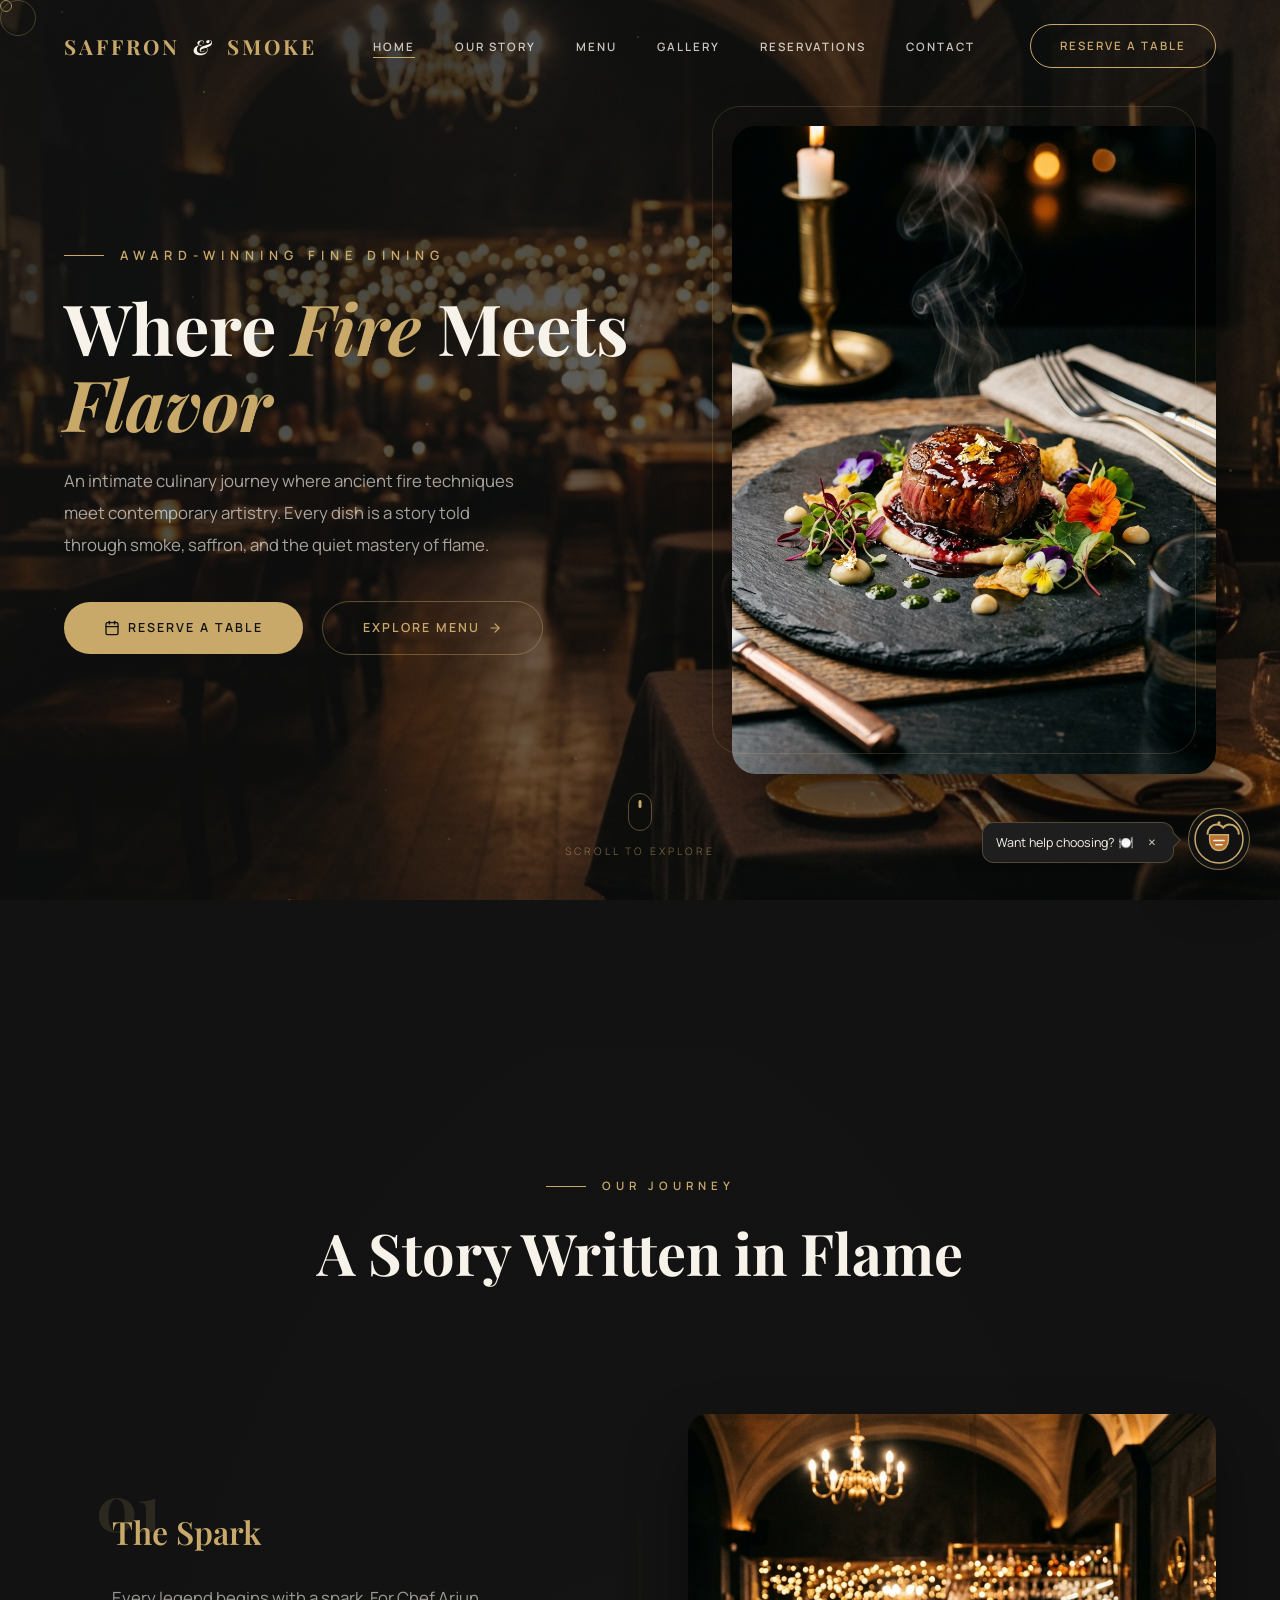
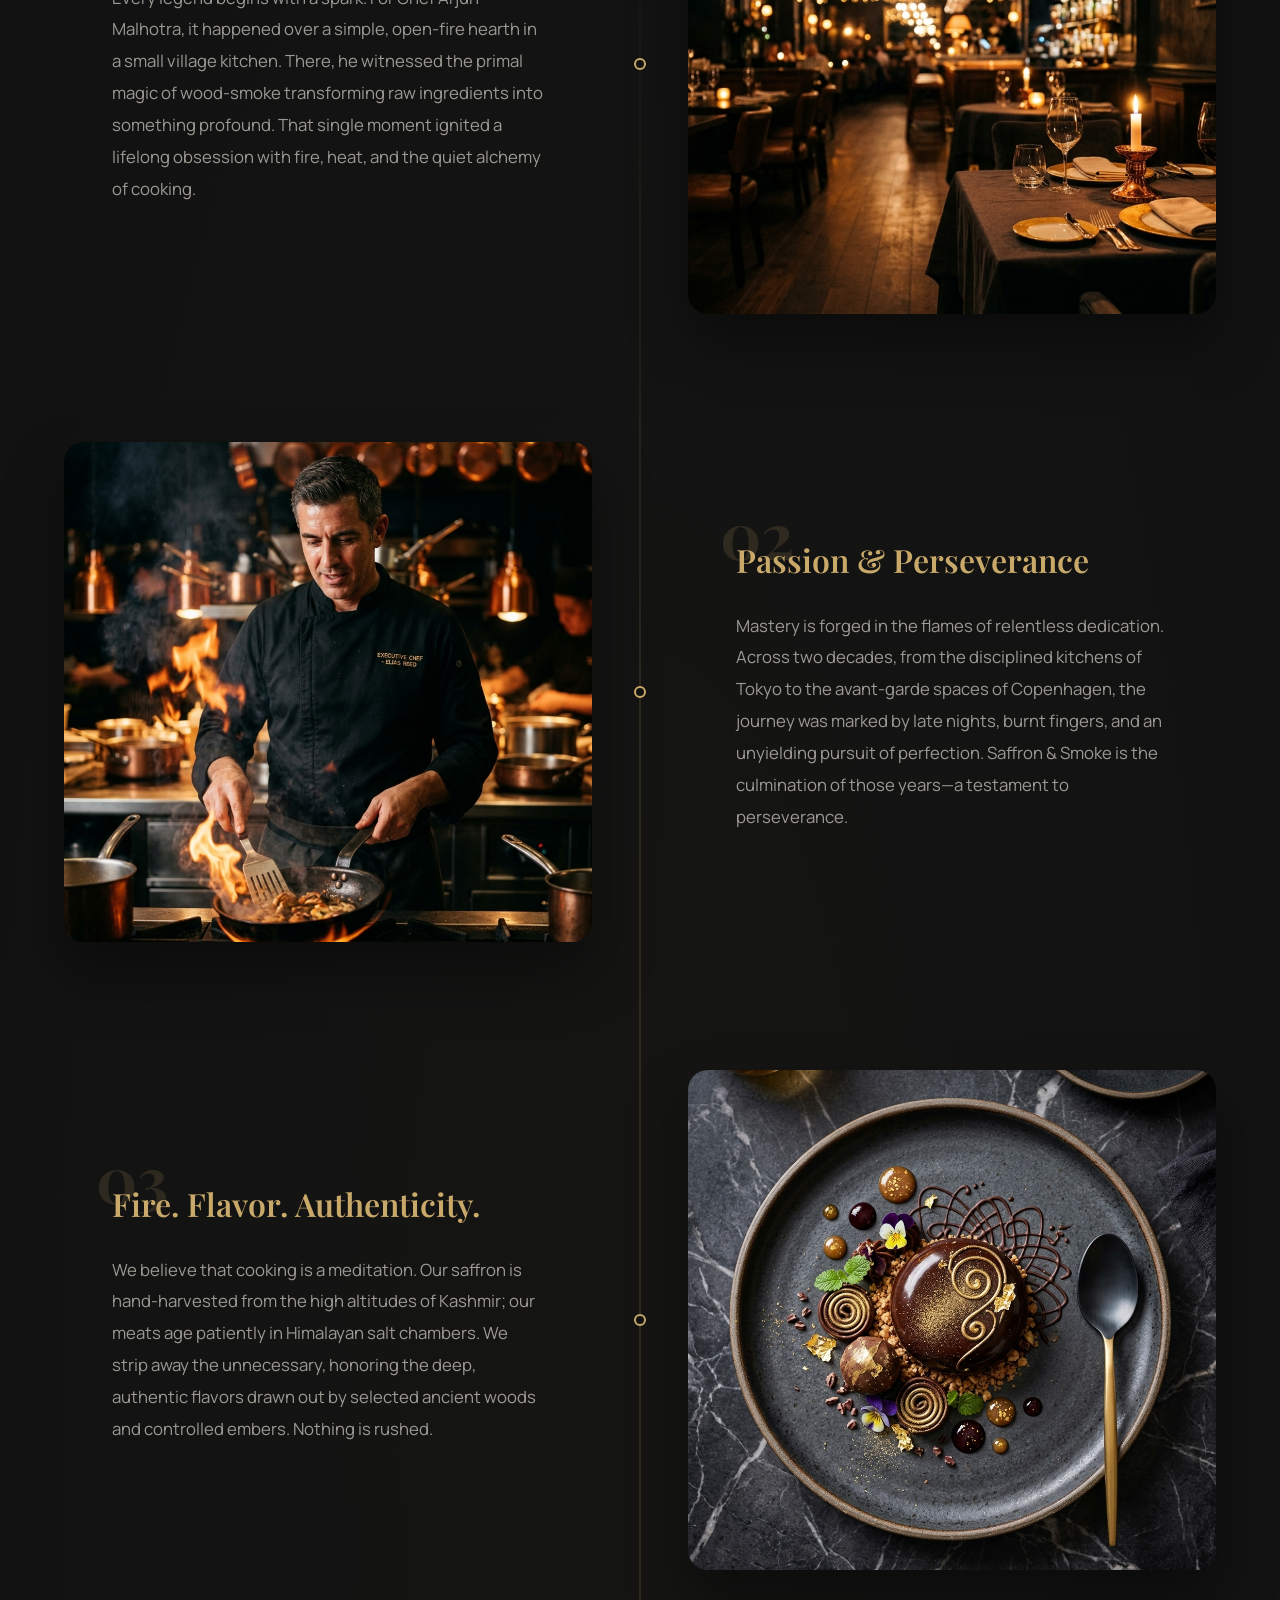
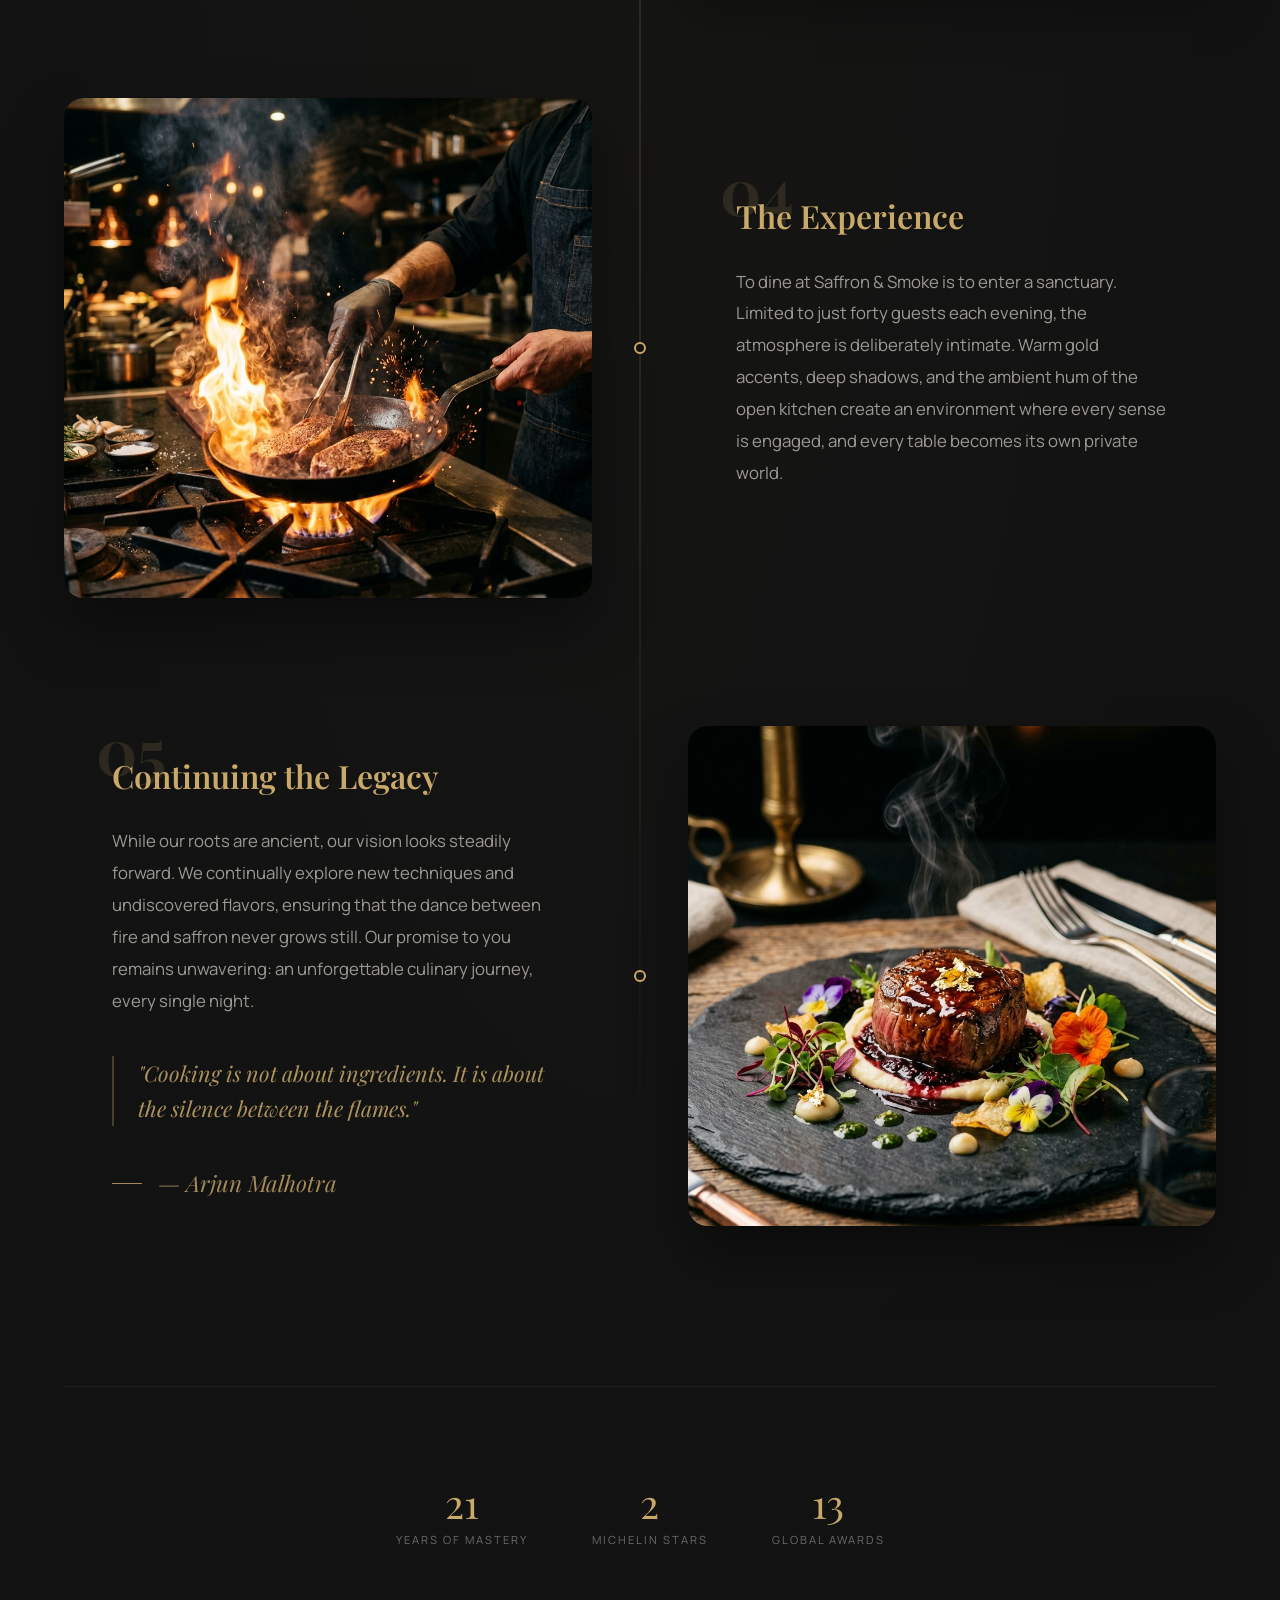
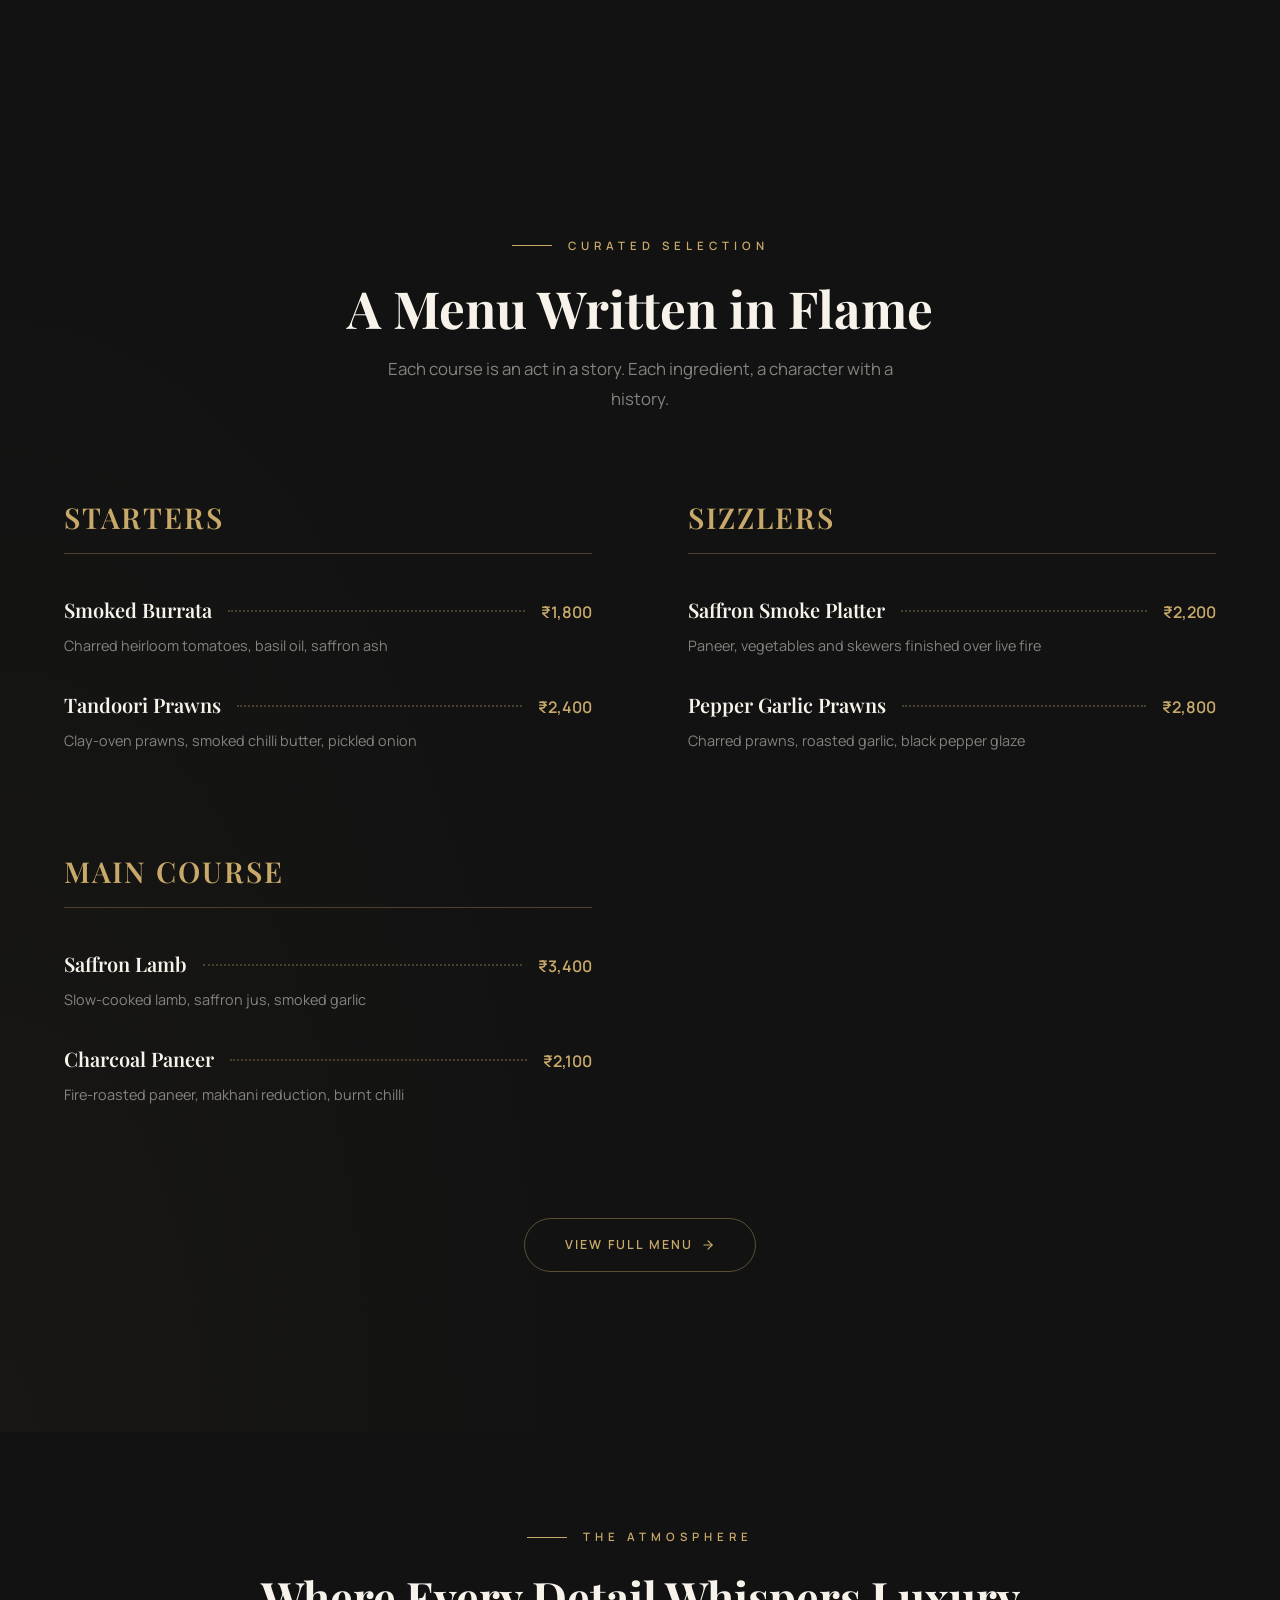
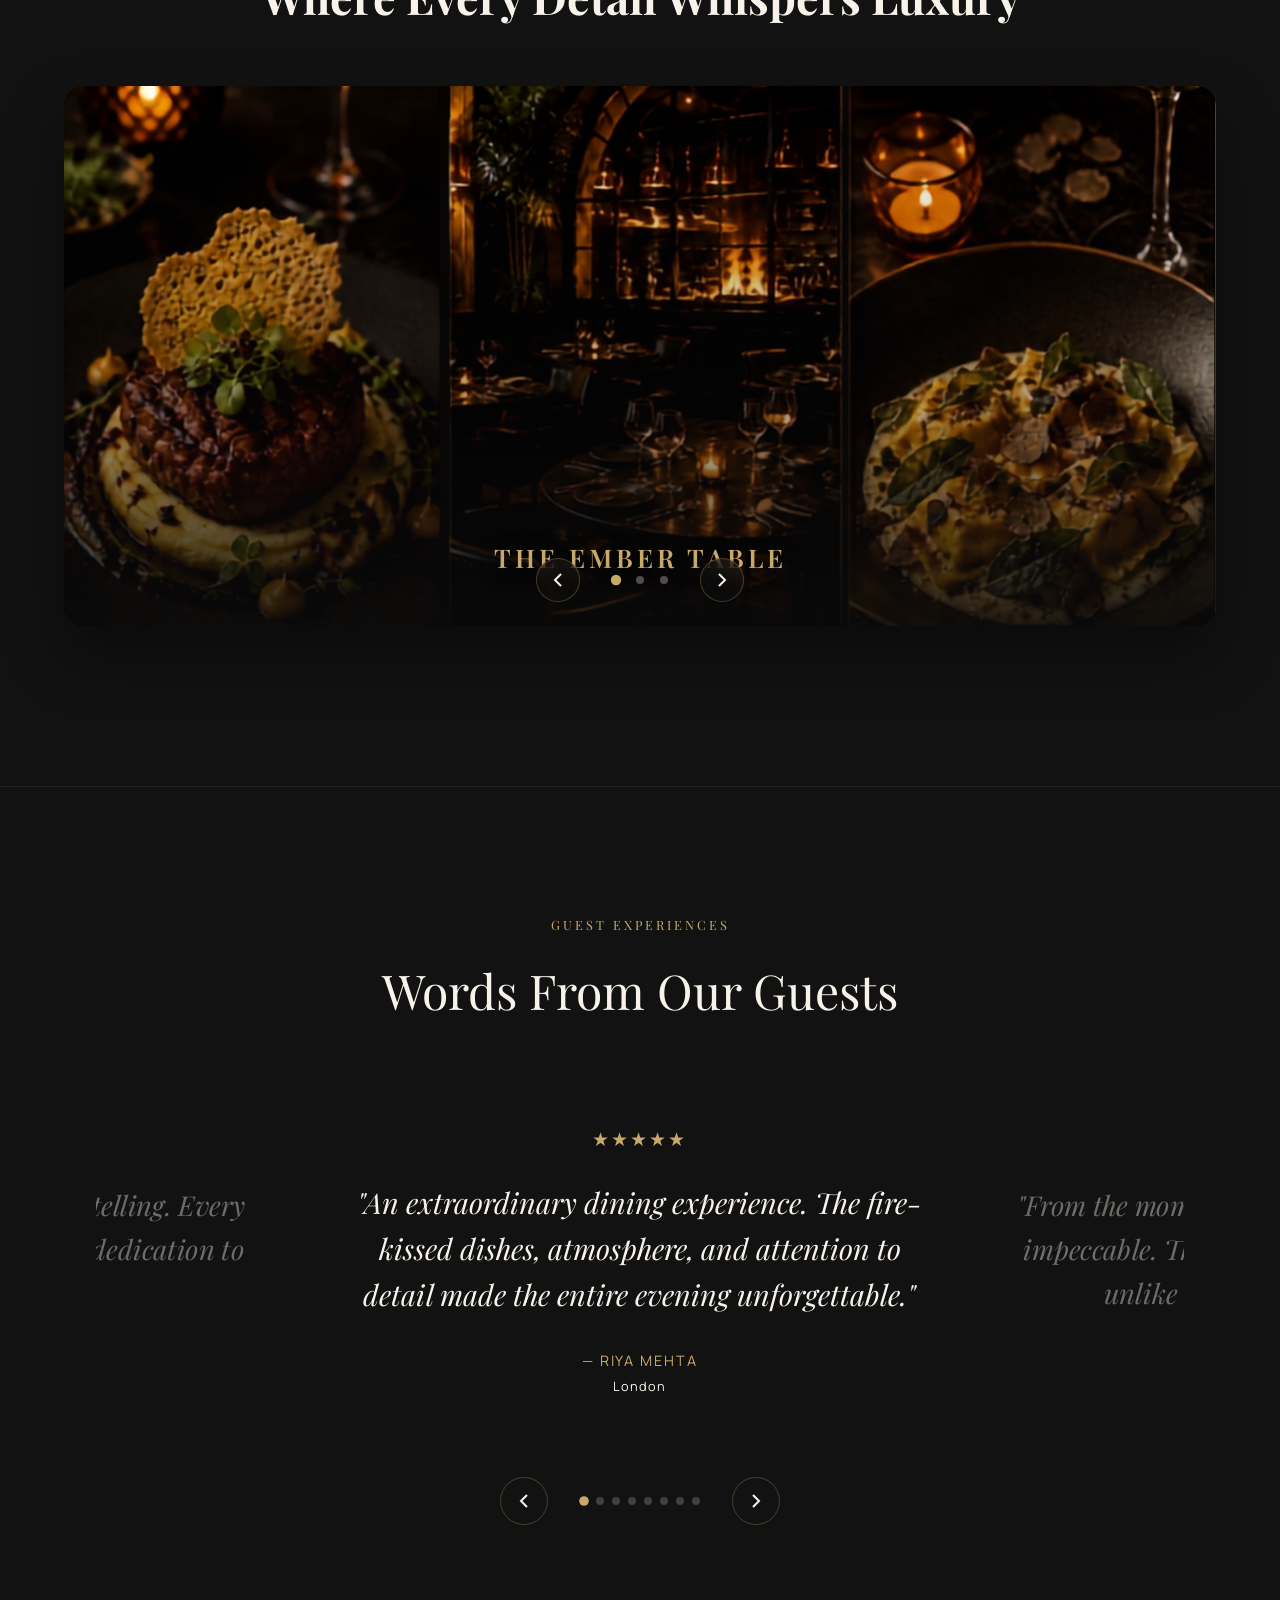
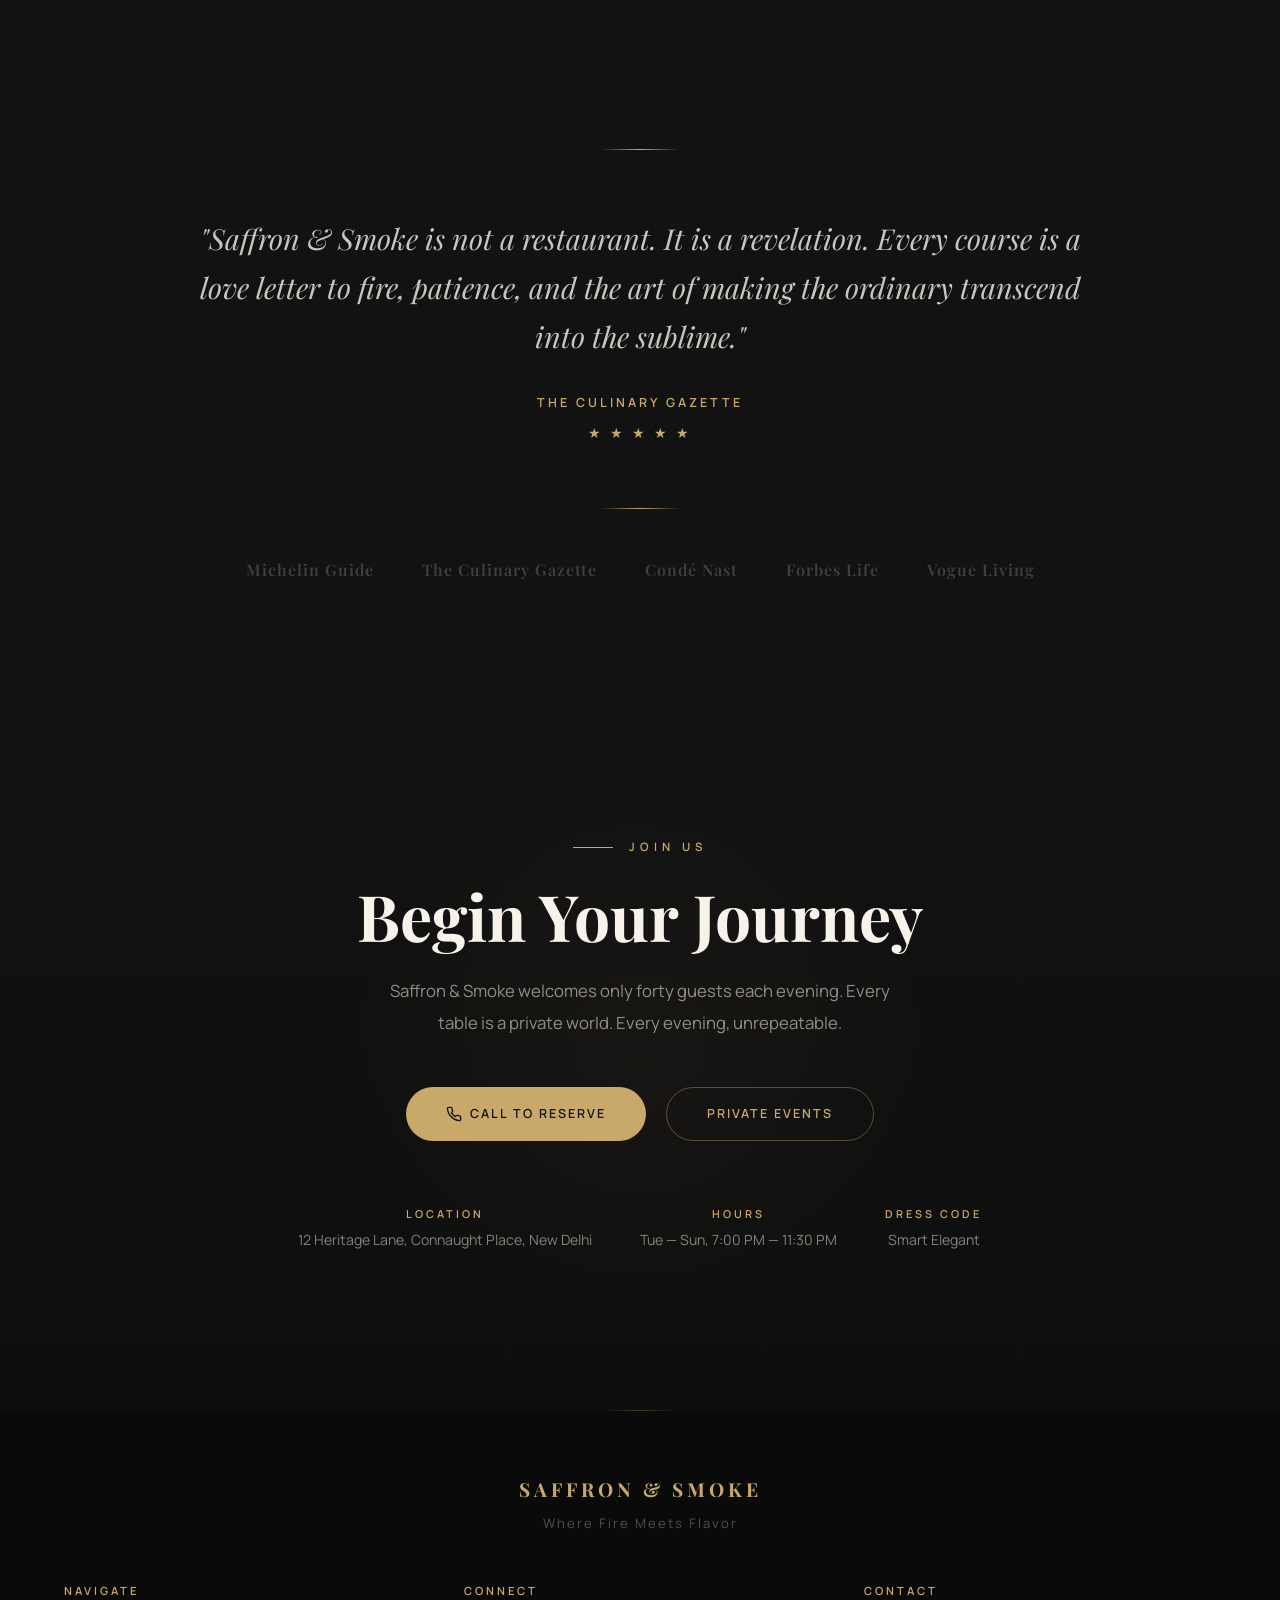
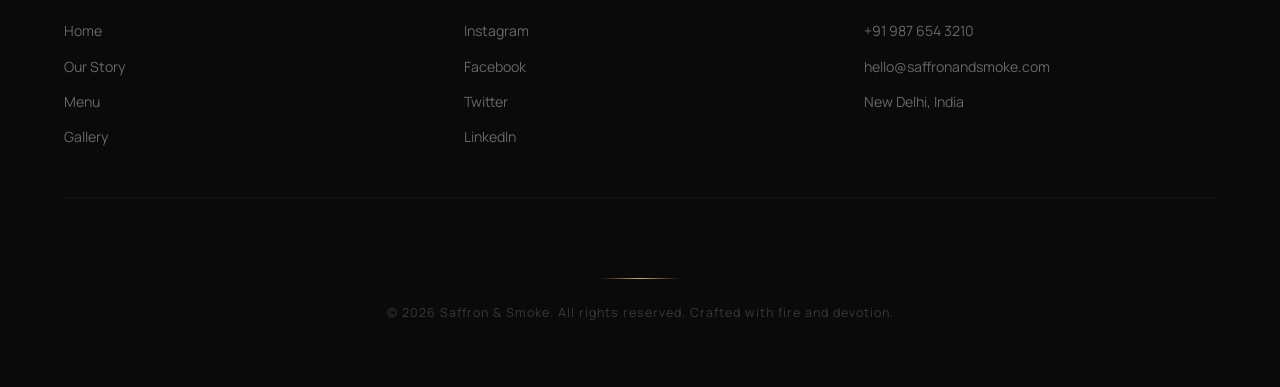
<file: index.html>
<!DOCTYPE html>
<html lang="en">
<head>
    <meta charset="UTF-8">
    <meta name="viewport" content="width=device-width, initial-scale=1.0">
    <meta name="description" content="Saffron & Smoke — An award-winning fine-dining experience where fire meets flavor. Reserve your table at one of the world's most exclusive culinary destinations.">
    <meta name="keywords" content="fine dining, luxury restaurant, Michelin star, gourmet, saffron, smoke, premium dining">
    <meta name="author" content="Saffron & Smoke">
    <meta name="theme-color" content="#121212">

    <!-- Open Graph -->
    <meta property="og:title" content="Saffron & Smoke — Where Fire Meets Flavor">
    <meta property="og:description" content="An award-winning fine-dining experience. Reserve your table at one of the world's most exclusive culinary destinations.">
    <meta property="og:type" content="website">
    <meta property="og:image" content="assets/images/hero-bg.jpg">

    <title>Saffron & Smoke — Where Fire Meets Flavor</title>

    <!-- Google Fonts -->
    <link rel="preconnect" href="https://fonts.googleapis.com">
    <link rel="preconnect" href="https://fonts.gstatic.com" crossorigin>
    <link href="https://fonts.googleapis.com/css2?family=Playfair+Display:ital,wght@0,400;0,500;0,600;0,700;0,800;0,900;1,400;1,500;1,600;1,700&family=Manrope:wght@300;400;500;600;700;800&display=swap" rel="stylesheet">

    <!-- Stylesheet -->
    <link rel="stylesheet" href="styles.css">
    <link rel="stylesheet" href="chatbot.css">

    <!-- Favicon (inline SVG) -->
    <link rel="icon" href="data:image/svg+xml,<svg xmlns='http://www.w3.org/2000/svg' viewBox='0 0 100 100'><text y='.9em' font-size='90'>🔥</text></svg>">
</head>
<body>

    <!-- ============================================
         PRELOADER
    ============================================= -->
    <div class="preloader" id="preloader" role="status" aria-label="Loading">
        <div class="preloader-logo">Saffron <span>&</span> Smoke</div>
        <div class="preloader-line"></div>
    </div>

    <!-- ============================================
         NAVBAR
    ============================================= -->
    <nav class="navbar" id="navbar" role="navigation" aria-label="Main Navigation">
        <a href="#" class="nav-logo" aria-label="Saffron & Smoke Home">
            Saffron <span>&</span> Smoke
        </a>

        <ul class="nav-links" id="navLinks">
            <li><a href="#hero" class="active">Home</a></li>
            <li><a href="#chef">Our Story</a></li>
            <li><a href="#menu">Menu</a></li>
            <li><a href="#gallery">Gallery</a></li>
            <li><a href="#reservations">Reservations</a></li>
            <li><a href="#contact">Contact</a></li>
        </ul>

        <a href="#reservations" class="nav-reserve magnetic-btn">Reserve a Table</a>

        <div class="menu-toggle" id="menuToggle" aria-label="Toggle menu" role="button" tabindex="0">
            <span></span>
            <span></span>
            <span></span>
        </div>
    </nav>

    <!-- ============================================
         HERO SECTION
    ============================================= -->
    <section class="hero" id="hero">
        <!-- Background Image -->
        <div class="hero-bg">
            <img src="assets/images/hero-bg.jpg" alt="Luxury restaurant interior with warm ambient lighting" loading="eager">
        </div>

        <!-- Hero Content -->
        <div class="hero-content">
            <!-- Left Side - Text -->
            <div class="hero-text reveal">
                <p class="hero-subtitle">Award-Winning Fine Dining</p>
                <h1 class="hero-title">
                    Where <span class="accent">Fire</span> Meets <span class="accent">Flavor</span>
                </h1>
                <p class="hero-description">
                    An intimate culinary journey where ancient fire techniques meet contemporary artistry. 
                    Every dish is a story told through smoke, saffron, and the quiet mastery of flame.
                </p>
                <div class="hero-buttons stagger">
                    <a href="#reservations" class="btn btn-primary magnetic-btn">
                        <svg width="16" height="16" viewBox="0 0 24 24" fill="none" stroke="currentColor" stroke-width="2" stroke-linecap="round" stroke-linejoin="round"><rect x="3" y="4" width="18" height="18" rx="2" ry="2"></rect><line x1="16" y1="2" x2="16" y2="6"></line><line x1="8" y1="2" x2="8" y2="6"></line><line x1="3" y1="10" x2="21" y2="10"></line></svg>
                        Reserve a Table
                    </a>
                    <a href="#menu" class="btn btn-outline magnetic-btn">
                        Explore Menu
                        <svg width="14" height="14" viewBox="0 0 24 24" fill="none" stroke="currentColor" stroke-width="2" stroke-linecap="round" stroke-linejoin="round"><line x1="5" y1="12" x2="19" y2="12"></line><polyline points="12 5 19 12 12 19"></polyline></svg>
                    </a>
                </div>
            </div>

            <!-- Right Side - Dish Image -->
            <div class="hero-image-container reveal reveal-right">
                <div class="hero-dish-wrapper" data-cursor>
                    <div class="hero-dish-frame"></div>
                    <img src="assets/images/hero-dish.jpg" alt="Exquisite gourmet dish with rising steam, artfully plated with gold leaf garnish">
                    <!-- Steam particles inserted by JS -->
                    <div class="steam-container" aria-hidden="true"></div>
                </div>
            </div>
        </div>

        <!-- Scroll Indicator -->
        <div class="scroll-indicator" aria-hidden="true">
            <div class="scroll-indicator-mouse">
                <div class="scroll-indicator-dot"></div>
            </div>
            <span class="scroll-indicator-text">Scroll to Explore</span>
        </div>
    </section>

    <!-- ============================================
         SECTION TRANSITION - Hero to Chef
    ============================================= -->
    <div class="section-divider" aria-hidden="true">
        <svg viewBox="0 0 1440 150" preserveAspectRatio="none" xmlns="http://www.w3.org/2000/svg">
            <path d="M0,0 C480,150 960,150 1440,0 L1440,150 L0,150 Z" fill="#121212"></path>
        </svg>
    </div>

    <!-- ============================================
         OUR STORY / TIMELINE SECTION
    ============================================= -->
    <section class="story-section" id="chef">
        <div class="story-header reveal">
            <p class="section-label">Our Journey</p>
            <h2 class="story-title">A Story Written in Flame</h2>
        </div>

        <div class="story-timeline">
            <!-- 1. THE BEGINNING -->
            <div class="story-item">
                <div class="story-content reveal reveal-right stagger">
                    <span class="story-chapter">01</span>
                    <h3 class="story-heading">The Spark</h3>
                    <p class="story-text">
                        Every legend begins with a spark. For Chef Arjun Malhotra, it happened over a simple, open-fire hearth in a small village kitchen. There, he witnessed the primal magic of wood-smoke transforming raw ingredients into something profound. That single moment ignited a lifelong obsession with fire, heat, and the quiet alchemy of cooking.
                    </p>
                </div>
                <div class="story-image reveal reveal-left img-hover-zoom">
                    <img src="assets/images/hero-bg.jpg" alt="A warm, dimly lit restaurant setting reflecting early inspiration">
                </div>
            </div>

            <!-- 2. THE JOURNEY -->
            <div class="story-item story-item-reverse">
                <div class="story-content reveal reveal-left stagger">
                    <span class="story-chapter">02</span>
                    <h3 class="story-heading">Passion & Perseverance</h3>
                    <p class="story-text">
                        Mastery is forged in the flames of relentless dedication. Across two decades, from the disciplined kitchens of Tokyo to the avant-garde spaces of Copenhagen, the journey was marked by late nights, burnt fingers, and an unyielding pursuit of perfection. Saffron & Smoke is the culmination of those years—a testament to perseverance.
                    </p>
                </div>
                <div class="story-image reveal reveal-right img-hover-zoom">
                    <img src="assets/images/chef-portrait.jpg" alt="Executive Chef Arjun Malhotra looking focused">
                </div>
            </div>

            <!-- 3. THE PHILOSOPHY -->
            <div class="story-item">
                <div class="story-content reveal reveal-right stagger">
                    <span class="story-chapter">03</span>
                    <h3 class="story-heading">Fire. Flavor. Authenticity.</h3>
                    <p class="story-text">
                        We believe that cooking is a meditation. Our saffron is hand-harvested from the high altitudes of Kashmir; our meats age patiently in Himalayan salt chambers. We strip away the unnecessary, honoring the deep, authentic flavors drawn out by selected ancient woods and controlled embers. Nothing is rushed.
                    </p>
                </div>
                <div class="story-image reveal reveal-left img-hover-zoom">
                    <img src="assets/images/signature-dish.jpg" alt="Artful presentation of a signature dish">
                </div>
            </div>

            <!-- 4. THE RESTAURANT -->
            <div class="story-item story-item-reverse">
                <div class="story-content reveal reveal-left stagger">
                    <span class="story-chapter">04</span>
                    <h3 class="story-heading">The Experience</h3>
                    <p class="story-text">
                        To dine at Saffron & Smoke is to enter a sanctuary. Limited to just forty guests each evening, the atmosphere is deliberately intimate. Warm gold accents, deep shadows, and the ambient hum of the open kitchen create an environment where every sense is engaged, and every table becomes its own private world.
                    </p>
                </div>
                <div class="story-image reveal reveal-right img-hover-zoom">
                    <img src="assets/images/chef-cooking.jpg" alt="Chef preparing dishes over an open flame">
                </div>
            </div>

            <!-- 5. THE FUTURE -->
            <div class="story-item">
                <div class="story-content reveal reveal-right stagger">
                    <span class="story-chapter">05</span>
                    <h3 class="story-heading">Continuing the Legacy</h3>
                    <p class="story-text">
                        While our roots are ancient, our vision looks steadily forward. We continually explore new techniques and undiscovered flavors, ensuring that the dance between fire and saffron never grows still. Our promise to you remains unwavering: an unforgettable culinary journey, every single night.
                    </p>
                    <blockquote class="story-quote">
                        "Cooking is not about ingredients. It is about the silence between the flames."
                    </blockquote>
                    <div class="story-signature">— Arjun Malhotra</div>
                </div>
                <div class="story-image reveal reveal-left img-hover-zoom">
                    <img src="assets/images/hero-dish.jpg" alt="A visionary look at a perfectly executed dish">
                </div>
            </div>
        </div>

        <!-- Chef Stats Re-integrated neatly below the story -->
        <div class="chef-stats-container">
            <div class="chef-stats">
                <div class="chef-stat reveal">
                    <span class="chef-stat-number counter" data-target="22">0</span>
                    <span class="chef-stat-label">Years of Mastery</span>
                </div>
                <div class="chef-stat reveal">
                    <span class="chef-stat-number counter" data-target="3">0</span>
                    <span class="chef-stat-label">Michelin Stars</span>
                </div>
                <div class="chef-stat reveal">
                    <span class="chef-stat-number counter" data-target="14">0</span>
                    <span class="chef-stat-label">Global Awards</span>
                </div>
            </div>
        </div>
    </section>

    <!-- ============================================
         MENU PREVIEW SECTION
    ============================================= -->
    <section class="menu-section" id="menu">
        <div class="menu-inner">
            <div class="menu-header reveal">
                <p class="section-label">Curated Selection</p>
                <h2 class="menu-title">A Menu Written in Flame</h2>
                <p class="menu-subtitle">
                    Each course is an act in a story. Each ingredient, a character with a history.
                </p>
            </div>

            <div class="menu-grid stagger">
                <!-- Starters -->
                <div class="menu-category reveal">
                    <h3 class="menu-category-title">Starters</h3>

                    <div class="menu-item reveal-item">
                        <div class="menu-item-header">
                            <h4 class="menu-item-name">Smoked Burrata</h4>
                            <div class="menu-item-dots"></div>
                            <span class="menu-item-price">₹1,800</span>
                        </div>
                        <p class="menu-item-text">Charred heirloom tomatoes, basil oil, saffron ash</p>
                    </div>

                    <div class="menu-item reveal-item">
                        <div class="menu-item-header">
                            <h4 class="menu-item-name">Tandoori Prawns</h4>
                            <div class="menu-item-dots"></div>
                            <span class="menu-item-price">₹2,400</span>
                        </div>
                        <p class="menu-item-text">Clay-oven prawns, smoked chilli butter, pickled onion</p>
                    </div>
                </div>

                <!-- Sizzlers -->
                <div class="menu-category reveal">
                    <h3 class="menu-category-title">Sizzlers</h3>

                    <div class="menu-item reveal-item">
                        <div class="menu-item-header">
                            <h4 class="menu-item-name">Saffron Smoke Platter</h4>
                            <div class="menu-item-dots"></div>
                            <span class="menu-item-price">₹2,200</span>
                        </div>
                        <p class="menu-item-text">Paneer, vegetables and skewers finished over live fire</p>
                    </div>

                    <div class="menu-item reveal-item">
                        <div class="menu-item-header">
                            <h4 class="menu-item-name">Pepper Garlic Prawns</h4>
                            <div class="menu-item-dots"></div>
                            <span class="menu-item-price">₹2,800</span>
                        </div>
                        <p class="menu-item-text">Charred prawns, roasted garlic, black pepper glaze</p>
                    </div>
                </div>

                <!-- Main Course -->
                <div class="menu-category reveal">
                    <h3 class="menu-category-title">Main Course</h3>

                    <div class="menu-item reveal-item">
                        <div class="menu-item-header">
                            <h4 class="menu-item-name">Saffron Lamb</h4>
                            <div class="menu-item-dots"></div>
                            <span class="menu-item-price">₹3,400</span>
                        </div>
                        <p class="menu-item-text">Slow-cooked lamb, saffron jus, smoked garlic</p>
                    </div>

                    <div class="menu-item reveal-item">
                        <div class="menu-item-header">
                            <h4 class="menu-item-name">Charcoal Paneer</h4>
                            <div class="menu-item-dots"></div>
                            <span class="menu-item-price">₹2,100</span>
                        </div>
                        <p class="menu-item-text">Fire-roasted paneer, makhani reduction, burnt chilli</p>
                    </div>
                </div>
            </div>

            <div class="menu-cta reveal">
                <a href="menu.html" class="btn btn-outline magnetic-btn">
                    View Full Menu
                    <svg width="14" height="14" viewBox="0 0 24 24" fill="none" stroke="currentColor" stroke-width="2" stroke-linecap="round" stroke-linejoin="round"><line x1="5" y1="12" x2="19" y2="12"></line><polyline points="12 5 19 12 12 19"></polyline></svg>
                </a>
            </div>
        </div>
    </section>

    <!-- ============================================
         AMBIANCE / GALLERY PREVIEW SECTION
    ============================================= -->
    <section class="ambiance-section" id="gallery">
        <div class="ambiance-inner">
            <div class="ambiance-header reveal">
                <p class="section-label">The Atmosphere</p>
                <h2 class="ambiance-title">Where Every Detail Whispers Luxury</h2>
            </div>

                        <div class="gallery-carousel-wrapper reveal">
                <div class="gallery-carousel">
                    <div class="gallery-track">
                        <!-- Cloned last slide for infinite looping backwards -->
                        <div class="gallery-slide clone">
                            <div class="gallery-slide-inner">
                                <img src="assets/images/gallery-2.png" alt="The Saffron Experience">
                                <div class="gallery-caption">
                                    <span>THE SAFFRON EXPERIENCE</span>
                                </div>
                            </div>
                        </div>

                        <!-- Original Slides -->
                        <div class="gallery-slide active">
                            <div class="gallery-slide-inner">
                                <img src="assets/images/gallery-1.png" alt="The Ember Table">
                                <div class="gallery-caption">
                                    <span>THE EMBER TABLE</span>
                                </div>
                            </div>
                        </div>
                        <div class="gallery-slide">
                            <div class="gallery-slide-inner">
                                <img src="assets/images/hero-bg.jpg" alt="Fire & Flame">
                                <div class="gallery-caption">
                                    <span>FIRE & FLAME</span>
                                </div>
                            </div>
                        </div>
                        <div class="gallery-slide">
                            <div class="gallery-slide-inner">
                                <img src="assets/images/gallery-2.png" alt="The Saffron Experience">
                                <div class="gallery-caption">
                                    <span>THE SAFFRON EXPERIENCE</span>
                                </div>
                            </div>
                        </div>

                        <!-- Cloned first slide for infinite looping forwards -->
                        <div class="gallery-slide clone">
                            <div class="gallery-slide-inner">
                                <img src="assets/images/gallery-1.png" alt="The Ember Table">
                                <div class="gallery-caption">
                                    <span>THE EMBER TABLE</span>
                                </div>
                            </div>
                        </div>
                    </div>
                </div>

                <div class="gallery-controls">
                    <button class="gallery-prev" aria-label="Previous image">
                        <svg width="24" height="24" viewBox="0 0 24 24" fill="none" stroke="currentColor" stroke-width="2"><polyline points="15 18 9 12 15 6"></polyline></svg>
                    </button>
                    <div class="gallery-pagination">
                        <span class="gallery-dot active" data-index="0"></span>
                        <span class="gallery-dot" data-index="1"></span>
                        <span class="gallery-dot" data-index="2"></span>
                    </div>
                    <button class="gallery-next" aria-label="Next image">
                        <svg width="24" height="24" viewBox="0 0 24 24" fill="none" stroke="currentColor" stroke-width="2"><polyline points="9 18 15 12 9 6"></polyline></svg>
                    </button>
                </div>
            </div>
        </div>
    </section>

    <!-- ============================================
         CUSTOMER REVIEWS SECTION
         ============================================ -->
    <section class="reviews-section" id="reviews">
        <div class="container">
            <div class="reviews-header reveal-on-scroll">
                <span class="reviews-eyebrow">GUEST EXPERIENCES</span>
                <h2 class="reviews-title">Words From Our Guests</h2>
            </div>

            <div class="reviews-carousel-wrapper reveal-on-scroll" data-delay="200">
                <div class="reviews-carousel">
                    <div class="reviews-track">
                        <!-- Cloned Last Slide (for seamless loop) -->
                        <div class="review-card">
                            <div class="review-stars">★★★★★</div>
                            <p class="review-text">"A masterclass in culinary storytelling. Every dish is a testament to the chef's dedication to flavor and art."</p>
                            <div class="review-author">— Jonathan Wright</div>
                            <div class="review-location">New York</div>
                        </div>

                        <!-- Original Slides -->
                        <div class="review-card active">
                            <div class="review-stars">★★★★★</div>
                            <p class="review-text">"An extraordinary dining experience. The fire-kissed dishes, atmosphere, and attention to detail made the entire evening unforgettable."</p>
                            <div class="review-author">— Riya Mehta</div>
                            <div class="review-location">London</div>
                        </div>
                        <div class="review-card">
                            <div class="review-stars">★★★★★</div>
                            <p class="review-text">"From the moment we walked in, the service was impeccable. The saffron infused delicacies were unlike anything I've ever tasted."</p>
                            <div class="review-author">— David Chen</div>
                            <div class="review-location">San Francisco</div>
                        </div>
                        <div class="review-card">
                            <div class="review-stars">★★★★★</div>
                            <p class="review-text">"An absolute triumph. The balance of smoke, spice, and texture in the main courses left us absolutely speechless."</p>
                            <div class="review-author">— Elena Rodriguez</div>
                            <div class="review-location">Madrid</div>
                        </div>
                        <div class="review-card">
                            <div class="review-stars">★★★★★</div>
                            <p class="review-text">"The ambiance is as breathtaking as the menu. A perfect synchronization of luxury fine-dining and raw, elemental cooking."</p>
                            <div class="review-author">— Michael Thompson</div>
                            <div class="review-location">Chicago</div>
                        </div>
                        <div class="review-card">
                            <div class="review-stars">★★★★★</div>
                            <p class="review-text">"We celebrated our anniversary here and felt like royalty. The curated wine pairings elevated every single course brilliantly."</p>
                            <div class="review-author">— Sarah & James Foster</div>
                            <div class="review-location">Toronto</div>
                        </div>
                        <div class="review-card">
                            <div class="review-stars">★★★★★</div>
                            <p class="review-text">"Innovative, bold, and unapologetically delicious. Saffron & Smoke redefines what modern gastronomy should look and taste like."</p>
                            <div class="review-author">— Chef Alexander Dubois</div>
                            <div class="review-location">Paris</div>
                        </div>
                        <div class="review-card">
                            <div class="review-stars">★★★★★</div>
                            <p class="review-text">"A feast for the senses. The subtle gold accents in the decor perfectly mirror the elegance of the plating."</p>
                            <div class="review-author">— Wei Ling</div>
                            <div class="review-location">Singapore</div>
                        </div>
                        <div class="review-card">
                            <div class="review-stars">★★★★★</div>
                            <p class="review-text">"A masterclass in culinary storytelling. Every dish is a testament to the chef's dedication to flavor and art."</p>
                            <div class="review-author">— Jonathan Wright</div>
                            <div class="review-location">New York</div>
                        </div>

                        <!-- Cloned First Slide (for seamless loop) -->
                        <div class="review-card">
                            <div class="review-stars">★★★★★</div>
                            <p class="review-text">"An extraordinary dining experience. The fire-kissed dishes, atmosphere, and attention to detail made the entire evening unforgettable."</p>
                            <div class="review-author">— Riya Mehta</div>
                            <div class="review-location">London</div>
                        </div>
                    </div>
                </div>

                <div class="reviews-controls">
                    <button class="reviews-prev" aria-label="Previous review">
                        <svg width="24" height="24" viewBox="0 0 24 24" fill="none" stroke="currentColor" stroke-width="2"><polyline points="15 18 9 12 15 6"></polyline></svg>
                    </button>
                    <div class="reviews-pagination">
                        <span class="review-dot active" data-index="1"></span>
                        <span class="review-dot" data-index="2"></span>
                        <span class="review-dot" data-index="3"></span>
                        <span class="review-dot" data-index="4"></span>
                        <span class="review-dot" data-index="5"></span>
                        <span class="review-dot" data-index="6"></span>
                        <span class="review-dot" data-index="7"></span>
                        <span class="review-dot" data-index="8"></span>
                    </div>
                    <button class="reviews-next" aria-label="Next review">
                        <svg width="24" height="24" viewBox="0 0 24 24" fill="none" stroke="currentColor" stroke-width="2"><polyline points="9 18 15 12 9 6"></polyline></svg>
                    </button>
                </div>
            </div>
        </div>
    </section>

    <!-- ============================================
         TESTIMONIAL / PRESS SECTION
    ============================================= -->
    <section class="press-section" id="press">
        <div class="press-inner">
            <div class="gold-divider reveal"></div>
            <div class="press-quote reveal">
                <p class="press-quote-text">
                    "Saffron & Smoke is not a restaurant. It is a revelation. 
                    Every course is a love letter to fire, patience, and the art of making 
                    the ordinary transcend into the sublime."
                </p>
                <div class="press-quote-source">
                    <span class="press-source-name">The Culinary Gazette</span>
                    <span class="press-source-stars">★ ★ ★ ★ ★</span>
                </div>
            </div>
            <div class="gold-divider reveal"></div>

            <!-- Press Logos -->
            <div class="press-logos reveal stagger">
                <div class="press-logo">Michelin Guide</div>
                <div class="press-logo">The Culinary Gazette</div>
                <div class="press-logo">Condé Nast</div>
                <div class="press-logo">Forbes Life</div>
                <div class="press-logo">Vogue Living</div>
            </div>
        </div>
    </section>

    <!-- ============================================
         RESERVATION CTA SECTION
    ============================================= -->
    <section class="reservation-section" id="reservations">
        <div class="reservation-inner">
            <div class="reservation-content reveal">
                <p class="section-label">Join Us</p>
                <h2 class="reservation-title">Begin Your Journey</h2>
                <p class="reservation-text">
                    Saffron & Smoke welcomes only forty guests each evening. 
                    Every table is a private world. Every evening, unrepeatable.
                </p>
                <div class="reservation-buttons stagger">
                    <a href="tel:+919876543210" class="btn btn-primary magnetic-btn">
                        <svg width="16" height="16" viewBox="0 0 24 24" fill="none" stroke="currentColor" stroke-width="2" stroke-linecap="round" stroke-linejoin="round"><path d="M22 16.92v3a2 2 0 0 1-2.18 2 19.79 19.79 0 0 1-8.63-3.07 19.5 19.5 0 0 1-6-6 19.79 19.79 0 0 1-3.07-8.67A2 2 0 0 1 4.11 2h3a2 2 0 0 1 2 1.72 12.84 12.84 0 0 0 .7 2.81 2 2 0 0 1-.45 2.11L8.09 9.91a16 16 0 0 0 6 6l1.27-1.27a2 2 0 0 1 2.11-.45 12.84 12.84 0 0 0 2.81.7A2 2 0 0 1 22 16.92z"></path></svg>
                        Call to Reserve
                    </a>
                    <a href="#contact" class="btn btn-outline magnetic-btn">
                        Private Events
                    </a>
                </div>
                <div class="reservation-details stagger">
                    <div class="reservation-detail">
                        <span class="reservation-detail-label">Location</span>
                        <span class="reservation-detail-value">12 Heritage Lane, Connaught Place, New Delhi</span>
                    </div>
                    <div class="reservation-detail">
                        <span class="reservation-detail-label">Hours</span>
                        <span class="reservation-detail-value">Tue — Sun, 7:00 PM — 11:30 PM</span>
                    </div>
                    <div class="reservation-detail">
                        <span class="reservation-detail-label">Dress Code</span>
                        <span class="reservation-detail-value">Smart Elegant</span>
                    </div>
                </div>
            </div>
        </div>
    </section>

    <!-- ============================================
         FOOTER
    ============================================= -->
    <footer class="footer" id="contact" role="contentinfo">
        <div class="footer-inner">
            <div class="footer-brand">
                <span class="footer-logo">Saffron <span>&</span> Smoke</span>
                <p class="footer-tagline">Where Fire Meets Flavor</p>
            </div>

            <div class="footer-links">
                <div class="footer-col">
                    <h4 class="footer-col-title">Navigate</h4>
                    <a href="#hero">Home</a>
                    <a href="#chef">Our Story</a>
                    <a href="#menu">Menu</a>
                    <a href="#gallery">Gallery</a>
                </div>
                <div class="footer-col">
                    <h4 class="footer-col-title">Connect</h4>
                    <a href="#">Instagram</a>
                    <a href="#">Facebook</a>
                    <a href="#">Twitter</a>
                    <a href="#">LinkedIn</a>
                </div>
                <div class="footer-col">
                    <h4 class="footer-col-title">Contact</h4>
                    <a href="tel:+919876543210">+91 987 654 3210</a>
                    <a href="mailto:hello@saffronandsmoke.com">hello@saffronandsmoke.com</a>
                    <a href="#">New Delhi, India</a>
                </div>
            </div>

            <div class="footer-bottom">
                <div class="gold-divider reveal"></div>
                <p class="footer-copyright">
                    &copy; 2026 Saffron & Smoke. All rights reserved. Crafted with fire and devotion.
                </p>
            </div>
        </div>
    </footer>

    <div id="chatbot-container" class="chatbot-container">
        <div id="chatbot-help" class="chatbot-help"><button id="chatbot-help-open" class="chatbot-help-open" type="button">Want help choosing? 🍽️</button><button class="chatbot-help-dismiss" type="button" aria-label="Dismiss concierge hint">×</button></div>
        <button id="chatbot-toggle" class="chatbot-launcher" type="button" aria-label="Open Saffron Concierge" aria-controls="chatbot-window" aria-expanded="false"><img src="assets/images/concierge-avatar.svg" alt=""></button>
        <section id="chatbot-window" class="chatbot-window" role="dialog" aria-modal="true" aria-labelledby="chatbot-title" hidden>
            <header class="chatbot-header"><div class="chatbot-header-info"><img class="chatbot-header-avatar" src="assets/images/concierge-avatar.svg" alt=""><div><h4 id="chatbot-title">Saffron Concierge</h4><p>Your personal dining guide</p><span class="chatbot-status">Available now</span></div></div><button id="chatbot-close" class="chatbot-close" type="button" aria-label="Close Saffron Concierge">×</button></header>
            <div id="chatbot-messages" class="chatbot-messages" aria-live="polite" aria-label="Conversation"></div>
            <form id="chatbot-form" class="chatbot-input-area"><input id="chatbot-input" class="chatbot-input" autocomplete="off" placeholder="Tell me what you're craving..." aria-label="Tell Saffron Concierge what you would like to eat"><button id="chatbot-send" class="chatbot-send" type="submit" aria-label="Send message">➤</button></form>
        </section>
    </div>
    <script>window.disableLegacyChatbot = true;</script>
    <script src="script.js"></script>
    <script src="chatbot.js"></script>

</body>
</html>
</file>
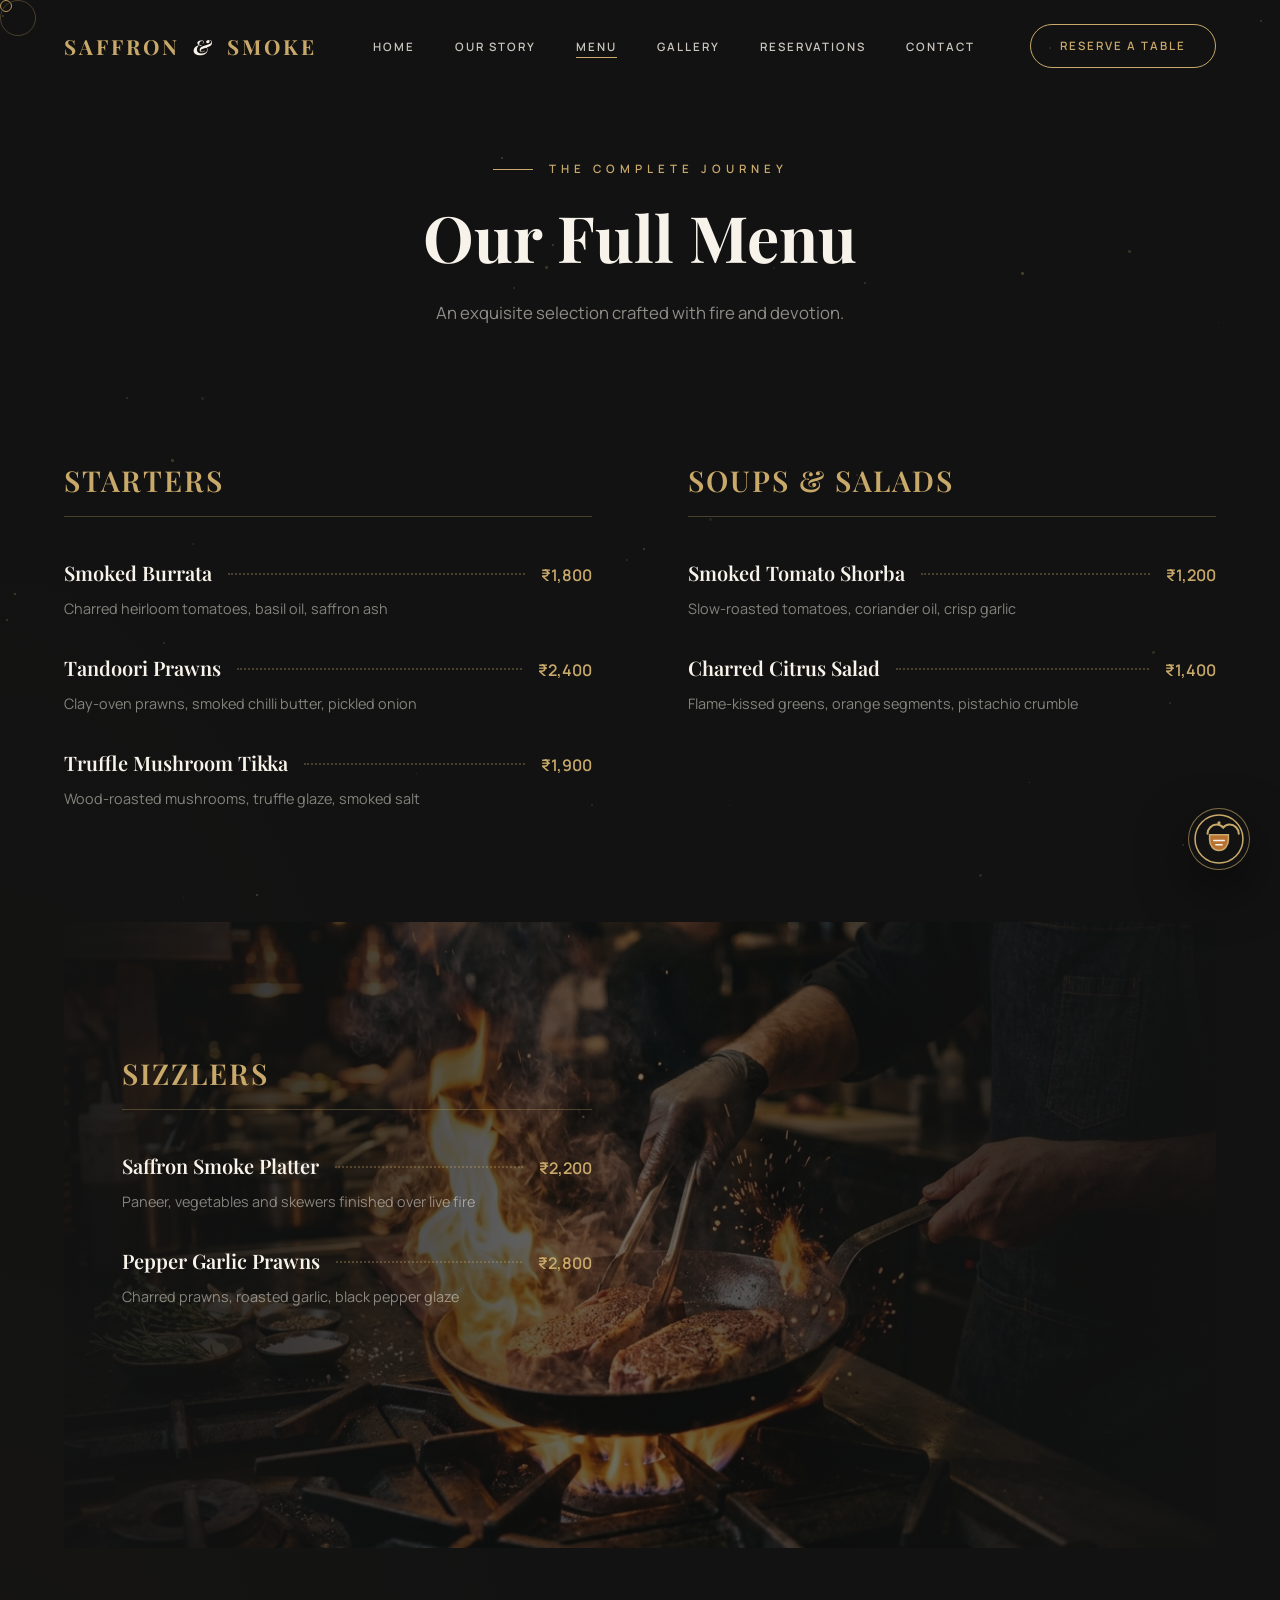
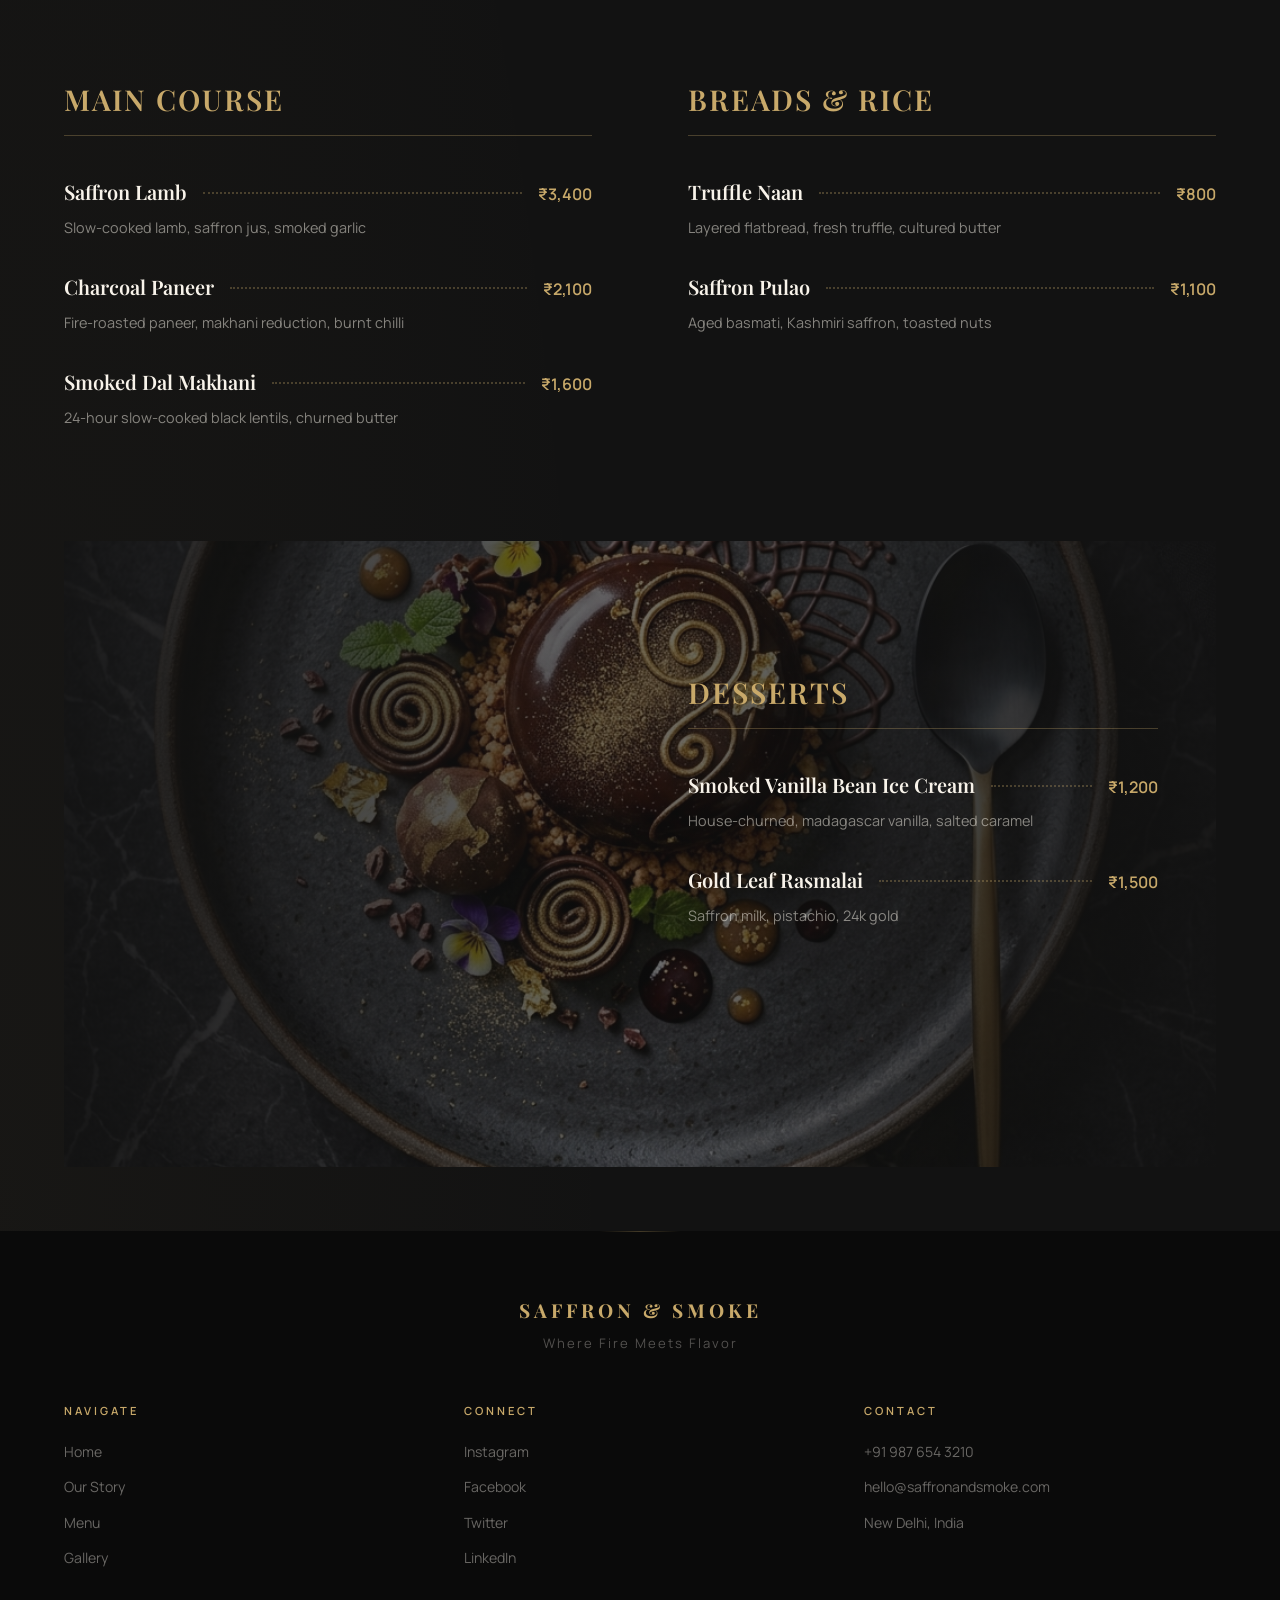
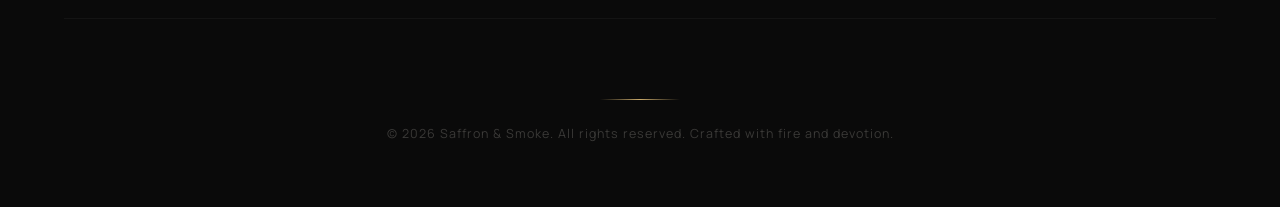
<file: menu.html>
<!DOCTYPE html>
<html lang="en">
<head>
    <meta charset="UTF-8">
    <meta name="viewport" content="width=device-width, initial-scale=1.0">
    <meta name="description" content="Saffron & Smoke — Full Menu">
    <meta name="theme-color" content="#121212">

    <title>Menu — Saffron & Smoke</title>

    <!-- Google Fonts -->
    <link rel="preconnect" href="https://fonts.googleapis.com">
    <link rel="preconnect" href="https://fonts.gstatic.com" crossorigin>
    <link href="https://fonts.googleapis.com/css2?family=Playfair+Display:ital,wght@0,400;0,500;0,600;0,700;0,800;0,900;1,400;1,500;1,600;1,700&family=Manrope:wght@300;400;500;600;700;800&display=swap" rel="stylesheet">

    <!-- Stylesheet -->
    <link rel="stylesheet" href="styles.css">
    <link rel="stylesheet" href="chatbot.css">

    <!-- Favicon (inline SVG) -->
    <link rel="icon" href="data:image/svg+xml,<svg xmlns='http://www.w3.org/2000/svg' viewBox='0 0 100 100'><text y='.9em' font-size='90'>🔥</text></svg>">
</head>
<body>

    <!-- ============================================
         PRELOADER
    ============================================= -->
    <div class="preloader" id="preloader" role="status" aria-label="Loading">
        <div class="preloader-logo">Saffron <span>&</span> Smoke</div>
        <div class="preloader-line"></div>
    </div>

    <!-- ============================================
         NAVBAR
    ============================================= -->
    <nav class="navbar" id="navbar" role="navigation" aria-label="Main Navigation">
        <a href="index.html" class="nav-logo" aria-label="Saffron & Smoke Home">
            Saffron <span>&</span> Smoke
        </a>

        <ul class="nav-links" id="navLinks">
            <li><a href="index.html#hero">Home</a></li>
            <li><a href="index.html#chef">Our Story</a></li>
            <li><a href="#menu-page" class="active">Menu</a></li>
            <li><a href="index.html#gallery">Gallery</a></li>
            <li><a href="index.html#reservations">Reservations</a></li>
            <li><a href="index.html#contact">Contact</a></li>
        </ul>

        <a href="index.html#reservations" class="nav-reserve magnetic-btn">Reserve a Table</a>

        <div class="menu-toggle" id="menuToggle" aria-label="Toggle menu" role="button" tabindex="0">
            <span></span>
            <span></span>
            <span></span>
        </div>
    </nav>

    <!-- ============================================
         MENU PAGE HEADER
    ============================================= -->
    <section class="menu-page-header" id="menu-page">
        <div class="menu-page-header-content reveal">
            <p class="section-label">The Complete Journey</p>
            <h1 class="menu-page-title">Our Full Menu</h1>
            <p class="menu-page-subtitle">An exquisite selection crafted with fire and devotion.</p>
        </div>
    </section>

    <!-- ============================================
         FULL MENU SECTION
    ============================================= -->
    <section class="menu-section full-menu-section">

        <!-- SECTION 1: Starters & Soups (No background image here, keeping it clean at the top) -->
        <div class="menu-inner">
            <div class="menu-grid stagger">
                <!-- Starters -->
                <div class="menu-category reveal">
                    <h3 class="menu-category-title">Starters</h3>

                    <div class="menu-item reveal-item">
                        <div class="menu-item-header">
                            <h4 class="menu-item-name">Smoked Burrata</h4>
                            <div class="menu-item-dots"></div>
                            <span class="menu-item-price">₹1,800</span>
                        </div>
                        <p class="menu-item-text">Charred heirloom tomatoes, basil oil, saffron ash</p>
                    </div>

                    <div class="menu-item reveal-item">
                        <div class="menu-item-header">
                            <h4 class="menu-item-name">Tandoori Prawns</h4>
                            <div class="menu-item-dots"></div>
                            <span class="menu-item-price">₹2,400</span>
                        </div>
                        <p class="menu-item-text">Clay-oven prawns, smoked chilli butter, pickled onion</p>
                    </div>

                    <div class="menu-item reveal-item">
                        <div class="menu-item-header">
                            <h4 class="menu-item-name">Truffle Mushroom Tikka</h4>
                            <div class="menu-item-dots"></div>
                            <span class="menu-item-price">₹1,900</span>
                        </div>
                        <p class="menu-item-text">Wood-roasted mushrooms, truffle glaze, smoked salt</p>
                    </div>
                </div>

                <!-- Soups & Salads -->
                <div class="menu-category reveal">
                    <h3 class="menu-category-title">Soups & Salads</h3>

                    <div class="menu-item reveal-item">
                        <div class="menu-item-header">
                            <h4 class="menu-item-name">Smoked Tomato Shorba</h4>
                            <div class="menu-item-dots"></div>
                            <span class="menu-item-price">₹1,200</span>
                        </div>
                        <p class="menu-item-text">Slow-roasted tomatoes, coriander oil, crisp garlic</p>
                    </div>

                    <div class="menu-item reveal-item">
                        <div class="menu-item-header">
                            <h4 class="menu-item-name">Charred Citrus Salad</h4>
                            <div class="menu-item-dots"></div>
                            <span class="menu-item-price">₹1,400</span>
                        </div>
                        <p class="menu-item-text">Flame-kissed greens, orange segments, pistachio crumble</p>
                    </div>
                </div>
            </div>
        </div>

        <!-- IMAGE BREAK 1: Sizzlers with Background -->
        <div class="menu-image-break reveal-scale" style="background-image: url('assets/images/chef-cooking.jpg');" data-parallax>
            <div class="menu-image-overlay"></div>
            <div class="menu-inner">
                <div class="menu-grid stagger">
                    <!-- Sizzlers (Centered if single, or taking up normal grid space) -->
                    <div class="menu-category reveal">
                        <h3 class="menu-category-title">Sizzlers</h3>

                        <div class="menu-item reveal-item">
                            <div class="menu-item-header">
                                <h4 class="menu-item-name">Saffron Smoke Platter</h4>
                                <div class="menu-item-dots"></div>
                                <span class="menu-item-price">₹2,200</span>
                            </div>
                            <p class="menu-item-text">Paneer, vegetables and skewers finished over live fire</p>
                        </div>

                        <div class="menu-item reveal-item">
                            <div class="menu-item-header">
                                <h4 class="menu-item-name">Pepper Garlic Prawns</h4>
                                <div class="menu-item-dots"></div>
                                <span class="menu-item-price">₹2,800</span>
                            </div>
                            <p class="menu-item-text">Charred prawns, roasted garlic, black pepper glaze</p>
                        </div>
                    </div>
                    <!-- Empty div to push Sizzlers to the left, acting as negative space -->
                    <div class="menu-spacer"></div>
                </div>
            </div>
        </div>

        <!-- SECTION 2: Main Course & Breads -->
        <div class="menu-inner">
            <div class="menu-grid stagger" style="padding-top: 4rem;">
                <!-- Main Course -->
                <div class="menu-category reveal">
                    <h3 class="menu-category-title">Main Course</h3>

                    <div class="menu-item reveal-item">
                        <div class="menu-item-header">
                            <h4 class="menu-item-name">Saffron Lamb</h4>
                            <div class="menu-item-dots"></div>
                            <span class="menu-item-price">₹3,400</span>
                        </div>
                        <p class="menu-item-text">Slow-cooked lamb, saffron jus, smoked garlic</p>
                    </div>

                    <div class="menu-item reveal-item">
                        <div class="menu-item-header">
                            <h4 class="menu-item-name">Charcoal Paneer</h4>
                            <div class="menu-item-dots"></div>
                            <span class="menu-item-price">₹2,100</span>
                        </div>
                        <p class="menu-item-text">Fire-roasted paneer, makhani reduction, burnt chilli</p>
                    </div>

                    <div class="menu-item reveal-item">
                        <div class="menu-item-header">
                            <h4 class="menu-item-name">Smoked Dal Makhani</h4>
                            <div class="menu-item-dots"></div>
                            <span class="menu-item-price">₹1,600</span>
                        </div>
                        <p class="menu-item-text">24-hour slow-cooked black lentils, churned butter</p>
                    </div>
                </div>

                <!-- Breads & Rice -->
                <div class="menu-category reveal">
                    <h3 class="menu-category-title">Breads & Rice</h3>

                    <div class="menu-item reveal-item">
                        <div class="menu-item-header">
                            <h4 class="menu-item-name">Truffle Naan</h4>
                            <div class="menu-item-dots"></div>
                            <span class="menu-item-price">₹800</span>
                        </div>
                        <p class="menu-item-text">Layered flatbread, fresh truffle, cultured butter</p>
                    </div>

                    <div class="menu-item reveal-item">
                        <div class="menu-item-header">
                            <h4 class="menu-item-name">Saffron Pulao</h4>
                            <div class="menu-item-dots"></div>
                            <span class="menu-item-price">₹1,100</span>
                        </div>
                        <p class="menu-item-text">Aged basmati, Kashmiri saffron, toasted nuts</p>
                    </div>
                </div>
            </div>
        </div>

        <!-- IMAGE BREAK 2: Desserts with Background -->
        <div class="menu-image-break reveal-scale" style="background-image: url('assets/images/signature-dish.jpg');" data-parallax>
            <div class="menu-image-overlay"></div>
            <div class="menu-inner">
                <div class="menu-grid stagger">
                    <!-- Empty div for negative space, pushes Desserts to the right -->
                    <div class="menu-spacer"></div>

                    <!-- Desserts -->
                    <div class="menu-category reveal">
                        <h3 class="menu-category-title">Desserts</h3>

                        <div class="menu-item reveal-item">
                            <div class="menu-item-header">
                                <h4 class="menu-item-name">Smoked Vanilla Bean Ice Cream</h4>
                                <div class="menu-item-dots"></div>
                                <span class="menu-item-price">₹1,200</span>
                            </div>
                            <p class="menu-item-text">House-churned, madagascar vanilla, salted caramel</p>
                        </div>

                        <div class="menu-item reveal-item">
                            <div class="menu-item-header">
                                <h4 class="menu-item-name">Gold Leaf Rasmalai</h4>
                                <div class="menu-item-dots"></div>
                                <span class="menu-item-price">₹1,500</span>
                            </div>
                            <p class="menu-item-text">Saffron milk, pistachio, 24k gold</p>
                        </div>
                    </div>
                </div>
            </div>
        </div>
    </section>

    <!-- ============================================
         FOOTER
    ============================================= -->
    <footer class="footer" role="contentinfo">
        <div class="footer-inner">
            <div class="footer-brand">
                <span class="footer-logo">Saffron <span>&</span> Smoke</span>
                <p class="footer-tagline">Where Fire Meets Flavor</p>
            </div>

            <div class="footer-links">
                <div class="footer-col">
                    <h4 class="footer-col-title">Navigate</h4>
                    <a href="index.html#hero">Home</a>
                    <a href="index.html#chef">Our Story</a>
                    <a href="#menu-page">Menu</a>
                    <a href="index.html#gallery">Gallery</a>
                </div>
                <div class="footer-col">
                    <h4 class="footer-col-title">Connect</h4>
                    <a href="#">Instagram</a>
                    <a href="#">Facebook</a>
                    <a href="#">Twitter</a>
                    <a href="#">LinkedIn</a>
                </div>
                <div class="footer-col">
                    <h4 class="footer-col-title">Contact</h4>
                    <a href="tel:+919876543210">+91 987 654 3210</a>
                    <a href="mailto:hello@saffronandsmoke.com">hello@saffronandsmoke.com</a>
                    <a href="#">New Delhi, India</a>
                </div>
            </div>

            <div class="footer-bottom">
                <div class="gold-divider reveal"></div>
                <p class="footer-copyright">
                    &copy; 2026 Saffron & Smoke. All rights reserved. Crafted with fire and devotion.
                </p>
            </div>
        </div>
    </footer>

    <div id="chatbot-container" class="chatbot-container">
        <div id="chatbot-help" class="chatbot-help"><button id="chatbot-help-open" class="chatbot-help-open" type="button">Want help choosing? 🍽️</button><button class="chatbot-help-dismiss" type="button" aria-label="Dismiss concierge hint">×</button></div>
        <button id="chatbot-toggle" class="chatbot-launcher" type="button" aria-label="Open Saffron Concierge" aria-controls="chatbot-window" aria-expanded="false"><img src="assets/images/concierge-avatar.svg" alt=""></button>
        <section id="chatbot-window" class="chatbot-window" role="dialog" aria-modal="true" aria-labelledby="chatbot-title" hidden>
            <header class="chatbot-header"><div class="chatbot-header-info"><img class="chatbot-header-avatar" src="assets/images/concierge-avatar.svg" alt=""><div><h4 id="chatbot-title">Saffron Concierge</h4><p>Your personal dining guide</p><span class="chatbot-status">Available now</span></div></div><button id="chatbot-close" class="chatbot-close" type="button" aria-label="Close Saffron Concierge">×</button></header>
            <div id="chatbot-messages" class="chatbot-messages" aria-live="polite" aria-label="Conversation"></div>
            <form id="chatbot-form" class="chatbot-input-area"><input id="chatbot-input" class="chatbot-input" autocomplete="off" placeholder="Tell me what you're craving..." aria-label="Tell Saffron Concierge what you would like to eat"><button id="chatbot-send" class="chatbot-send" type="submit" aria-label="Send message">➤</button></form>
        </section>
    </div>
    <script>window.disableLegacyChatbot = true;</script>
    <script src="script.js"></script>
    <script src="chatbot.js"></script>
</body>
</html>
</file>
<file: styles.css>
/* ============================================================
   SAFFRON & SMOKE — Premium Fine-Dining Restaurant
   Stylesheet v1.0
   
   A meticulously crafted design system for an Awwwards-level,
   Michelin-star restaurant experience.
   ============================================================ */


/* ==========================================================
   §1  CSS RESET & ROOT VARIABLES
   ========================================================== */

:root {
  /* ── Colour Palette ─────────────────────────────────── */
  --clr-bg:            #121212;
  --clr-ivory:         #F8F3EA;
  --clr-gold:          #C8A96A;
  --clr-copper:        #B87333;
  --clr-walnut:        #4A3728;
  --clr-beige:         #D4C5B0;
  --clr-dark-surface:  #1a1a1a;
  --clr-card-dark:     #1e1e1e;
  --clr-muted:         #999;
  --clr-black-deep:    #0a0a0a;

  /* ── Colour — Functional ────────────────────────────── */
  --clr-gold-10:       rgba(200, 169, 106, 0.10);
  --clr-gold-30:       rgba(200, 169, 106, 0.30);
  --clr-gold-40:       rgba(200, 169, 106, 0.40);
  --clr-gold-60:       rgba(200, 169, 106, 0.60);
  --clr-gold-85:       rgba(200, 169, 106, 0.85);
  --clr-ivory-80:      rgba(248, 243, 234, 0.80);
  --clr-ivory-65:      rgba(248, 243, 234, 0.65);
  --clr-ivory-60:      rgba(248, 243, 234, 0.60);
  --clr-ivory-40:      rgba(248, 243, 234, 0.40);
  --clr-ivory-30:      rgba(248, 243, 234, 0.30);
  --clr-white-04:      rgba(255, 255, 255, 0.04);
  --clr-white-06:      rgba(255, 255, 255, 0.06);

  /* ── Typography ─────────────────────────────────────── */
  --ff-heading:        'Playfair Display', serif;
  --ff-body:           'Manrope', sans-serif;

  /* ── Spacing Scale ──────────────────────────────────── */
  --sp-xs:             0.5rem;
  --sp-sm:             1rem;
  --sp-md:             1.5rem;
  --sp-lg:             2.5rem;
  --sp-xl:             4rem;
  --sp-2xl:            6rem;
  --sp-3xl:            8rem;
  --sp-4xl:            10rem;

  /* ── Transition Easings ─────────────────────────────── */
  --ease-smooth:       cubic-bezier(0.25, 0.46, 0.45, 0.94);
  --ease-out-expo:     cubic-bezier(0.16, 1, 0.3, 1);
  --ease-preloader:    cubic-bezier(0.77, 0, 0.175, 1);

  /* ── Border Radii ───────────────────────────────────── */
  --radius-sm:         12px;
  --radius-md:         16px;
  --radius-lg:         20px;
  --radius-xl:         24px;
  --radius-pill:       50px;

  /* ── Shadows ────────────────────────────────────────── */
  --shadow-hero:       0 25px 60px rgba(0, 0, 0, 0.5);
  --shadow-chef:       0 30px 60px rgba(0, 0, 0, 0.4);
  --shadow-card:       0 20px 50px rgba(0, 0, 0, 0.5);
  --shadow-btn:        0 10px 30px rgba(200, 169, 106, 0.25);
  --shadow-nav:        0 4px 30px rgba(0, 0, 0, 0.3);
  --shadow-mobile-nav: -10px 0 30px rgba(0, 0, 0, 0.3);

  /* ── Layout ─────────────────────────────────────────── */
  --max-width:         1400px;
  --side-padding:      5%;
}


/* ── Universal Reset ──────────────────────────────────── */

*,
*::before,
*::after {
  box-sizing: border-box;
  margin: 0;
  padding: 0;
}

html {
  scroll-behavior: smooth;
  font-size: 16px;
  -webkit-font-smoothing: antialiased;
  -moz-osx-font-smoothing: grayscale;
}

body {
  font-family: var(--ff-body);
  background: var(--clr-bg);
  color: var(--clr-ivory);
  overflow-x: hidden;
  line-height: 1.6;
  text-rendering: optimizeLegibility;
}

img {
  max-width: 100%;
  display: block;
}

a {
  text-decoration: none;
  color: inherit;
}

ul,
ol {
  list-style: none;
}

button {
  font-family: inherit;
  cursor: pointer;
  border: none;
  background: none;
  color: inherit;
}

/* ── Selection Colours ────────────────────────────────── */

::selection {
  background: var(--clr-gold);
  color: var(--clr-bg);
}

::-moz-selection {
  background: var(--clr-gold);
  color: var(--clr-bg);
}


/* ==========================================================
   §2  PRELOADER
   ========================================================== */

.preloader {
  position: fixed;
  inset: 0;
  z-index: 9999;
  background: var(--clr-black-deep);
  display: flex;
  justify-content: center;
  align-items: center;
  flex-direction: column;
  transition:
    transform 0.8s var(--ease-preloader),
    opacity 0.6s ease;
}

.preloader-logo {
  font-family: var(--ff-heading);
  color: var(--clr-gold);
  font-size: 2rem;
  letter-spacing: 8px;
  text-transform: uppercase;
  margin-bottom: 2rem;
  font-weight: 700;
}

.preloader-line {
  width: 60px;
  height: 2px;
  background: var(--clr-gold);
  animation: expandLine 1.5s ease infinite;
}

.preloader.loaded {
  transform: translateY(-100%);
  opacity: 0;
  pointer-events: none;
}


/* ==========================================================
   §3  CUSTOM CURSOR
   ========================================================== */

.custom-cursor {
  position: fixed;
  width: 12px;
  height: 12px;
  border: 1.5px solid var(--clr-gold);
  border-radius: 50%;
  pointer-events: none;
  z-index: 9998;
  transition: transform 0.15s ease;
  mix-blend-mode: difference;
  top: 0;
  left: 0;
  will-change: transform;
}

.cursor-follower {
  position: fixed;
  width: 36px;
  height: 36px;
  border: 1px solid var(--clr-gold-30);
  border-radius: 50%;
  pointer-events: none;
  z-index: 9997;
  transition: transform 0.08s ease;
  top: 0;
  left: 0;
  will-change: transform;
}

.custom-cursor.hover {
  transform: scale(2.5);
}

.cursor-follower.hover {
  transform: scale(1.5);
  border-color: var(--clr-gold-60);
}

@media (max-width: 1024px) {
  .custom-cursor,
  .cursor-follower {
    display: none;
  }
}


/* ==========================================================
   §4  NAVBAR
   ========================================================== */

.navbar {
  position: fixed;
  top: 0;
  width: 100%;
  z-index: 1000;
  padding: var(--sp-md) var(--side-padding);
  display: flex;
  align-items: center;
  justify-content: space-between;
  transition: all 0.4s var(--ease-smooth);
}

.navbar.scrolled {
  background: rgba(18, 18, 18, 0.9);
  backdrop-filter: blur(20px);
  -webkit-backdrop-filter: blur(20px);
  padding: var(--sp-sm) var(--side-padding);
  box-shadow: var(--shadow-nav);
}

/* ── Logo ─────────────────────────────────────────────── */

.nav-logo {
  font-family: var(--ff-heading);
  color: var(--clr-gold);
  font-size: 1.3rem;
  letter-spacing: 3px;
  text-transform: uppercase;
  font-weight: 700;
  white-space: nowrap;
}

.nav-logo span {
  color: var(--clr-ivory);
  font-style: italic;
  margin: 0 0.3rem;
}

/* ── Links ────────────────────────────────────────────── */

.nav-links {
  display: flex;
  align-items: center;
  gap: var(--sp-lg);
  list-style: none;
}

.nav-links a {
  color: var(--clr-ivory-80);
  font-family: var(--ff-body);
  font-size: 0.72rem;
  font-weight: 600;
  text-transform: uppercase;
  letter-spacing: 2px;
  position: relative;
  transition: color 0.3s var(--ease-smooth);
}

.nav-links a::after {
  content: '';
  position: absolute;
  bottom: -4px;
  left: 0;
  width: 100%;
  height: 1px;
  background: var(--clr-gold);
  transform: scaleX(0);
  transform-origin: left;
  transition: transform 0.4s var(--ease-smooth);
}

.nav-links a:hover::after,
.nav-links a.active::after {
  transform: scaleX(1);
}

.nav-links a:hover {
  color: var(--clr-gold);
}

/* ── Reserve Button ───────────────────────────────────── */

.nav-reserve {
  display: inline-flex;
  align-items: center;
  justify-content: center;
  border: 1px solid var(--clr-gold);
  padding: 0.75rem 1.8rem;
  border-radius: var(--radius-pill);
  font-family: var(--ff-body);
  font-size: 0.72rem;
  font-weight: 600;
  letter-spacing: 2px;
  text-transform: uppercase;
  color: var(--clr-gold);
  background: transparent;
  transition: all 0.4s var(--ease-smooth);
  white-space: nowrap;
}

.nav-reserve:hover {
  background: var(--clr-gold);
  color: var(--clr-bg);
  box-shadow: var(--shadow-btn);
}

/* ── Mobile Toggle ────────────────────────────────────── */

.menu-toggle {
  display: none;
  width: 28px;
  height: 20px;
  position: relative;
  cursor: pointer;
  z-index: 1001;
}

.menu-toggle span {
  display: block;
  width: 100%;
  height: 1.5px;
  background: var(--clr-gold);
  position: absolute;
  transition: all 0.3s var(--ease-smooth);
}

.menu-toggle span:first-child {
  top: 0;
}

.menu-toggle span:nth-child(2) {
  top: 50%;
  transform: translateY(-50%);
}

.menu-toggle span:last-child {
  bottom: 0;
}

/* ── Toggle Active State ──────────────────────────────── */

.menu-toggle.active span:first-child {
  transform: rotate(45deg);
  top: 50%;
}

.menu-toggle.active span:nth-child(2) {
  opacity: 0;
}

.menu-toggle.active span:last-child {
  transform: rotate(-45deg);
  bottom: auto;
  top: 50%;
}


/* ==========================================================
   §5  HERO SECTION
   ========================================================== */

.hero {
  width: 100%;
  height: 100vh;
  position: relative;
  overflow: hidden;
  display: flex;
  align-items: center;
}

/* ── Background ───────────────────────────────────────── */

.hero-bg {
  position: absolute;
  inset: 0;
  z-index: 0;
}

.hero-bg img {
  width: 100%;
  height: 100%;
  object-fit: cover;
}

.hero-bg::after {
  content: '';
  position: absolute;
  inset: 0;
  background: linear-gradient(
    135deg,
    rgba(18, 18, 18, 0.92) 0%,
    rgba(18, 18, 18, 0.70) 40%,
    rgba(18, 18, 18, 0.40) 100%
  );
  z-index: 1;
}

/* ── Content Layout ───────────────────────────────────── */

.hero-content {
  position: relative;
  z-index: 2;
  display: flex;
  justify-content: space-between;
  align-items: center;
  width: 100%;
  max-width: var(--max-width);
  margin: 0 auto;
  padding: 0 var(--side-padding);
}

.hero-text {
  max-width: 580px;
}

/* ── Subtitle ─────────────────────────────────────────── */

.hero-subtitle {
  font-family: var(--ff-body);
  font-size: 0.8rem;
  text-transform: uppercase;
  letter-spacing: 6px;
  color: var(--clr-gold);
  margin-bottom: var(--sp-md);
  font-weight: 600;
  display: flex;
  align-items: center;
  gap: 1rem;
}

.hero-subtitle::before {
  content: '';
  width: 40px;
  height: 1px;
  background: var(--clr-gold);
  flex-shrink: 0;
}

/* ── Title ────────────────────────────────────────────── */

.hero-title {
  font-family: var(--ff-heading);
  font-size: clamp(3rem, 5.5vw, 5rem);
  color: var(--clr-ivory);
  line-height: 1.08;
  margin-bottom: var(--sp-md);
  font-weight: 700;
}

.hero-title .accent {
  color: var(--clr-gold);
  font-style: italic;
}

/* ── Description ──────────────────────────────────────── */

.hero-description {
  color: var(--clr-ivory-65);
  font-size: 1.05rem;
  line-height: 1.9;
  max-width: 450px;
  margin-bottom: var(--sp-lg);
}

/* ── Buttons ──────────────────────────────────────────── */

.hero-buttons {
  display: flex;
  gap: 1.2rem;
  align-items: center;
}

/* ── Hero Image ───────────────────────────────────────── */

.hero-image-container {
  width: 42%;
  position: relative;
}

.hero-dish-wrapper {
  position: relative;
}

.hero-dish-wrapper img {
  border-radius: var(--radius-xl);
  width: 100%;
  box-shadow: var(--shadow-hero);
}

.hero-dish-frame {
  position: absolute;
  top: -20px;
  left: -20px;
  right: 20px;
  bottom: 20px;
  border: 1px solid rgba(200, 169, 106, 0.2);
  border-radius: 28px;
  pointer-events: none;
}

/* ── Steam Effect ─────────────────────────────────────── */

.steam-container {
  position: absolute;
  top: -10px;
  left: 50%;
  transform: translateX(-50%);
  width: 80%;
  height: 100px;
  pointer-events: none;
  z-index: 3;
}

.steam {
  position: absolute;
  background: rgba(248, 243, 234, 0.06);
  border-radius: 50%;
  filter: blur(8px);
  animation: steamRise var(--duration, 4s) ease-in-out infinite var(--delay, 0s);
}


/* ==========================================================
   §6  SCROLL INDICATOR
   ========================================================== */

.scroll-indicator {
  position: absolute;
  bottom: 2.5rem;
  left: 50%;
  transform: translateX(-50%);
  display: flex;
  flex-direction: column;
  align-items: center;
  gap: 0.8rem;
  z-index: 3;
}

.scroll-indicator-mouse {
  width: 24px;
  height: 38px;
  border: 1.5px solid var(--clr-gold-40);
  border-radius: var(--radius-sm);
  position: relative;
}

.scroll-indicator-dot {
  width: 3px;
  height: 8px;
  background: var(--clr-gold);
  border-radius: 3px;
  position: absolute;
  top: 6px;
  left: 50%;
  transform: translateX(-50%);
  animation: bounceDown 1.5s ease-in-out infinite;
}

.scroll-indicator-text {
  font-family: var(--ff-body);
  font-size: 0.65rem;
  letter-spacing: 3px;
  text-transform: uppercase;
  color: rgba(200, 169, 106, 0.5);
}


/* ==========================================================
   §7  PARTICLES
   ========================================================== */

.particles-container {
  position: fixed;
  inset: 0;
  pointer-events: none;
  z-index: 0;
  overflow: hidden;
}

.particle {
  position: absolute;
  border-radius: 50%;
  background: var(--clr-gold);
  animation: particleFloat var(--float-duration, 15s) ease-in-out infinite var(--float-delay, 0s);
  will-change: transform;
}


/* ==========================================================
   §8  BUTTONS
   ========================================================== */

.btn {
  display: inline-flex;
  align-items: center;
  justify-content: center;
  padding: 1rem 2.5rem;
  border-radius: var(--radius-pill);
  font-family: var(--ff-body);
  font-weight: 600;
  font-size: 0.78rem;
  text-transform: uppercase;
  letter-spacing: 2px;
  cursor: pointer;
  position: relative;
  overflow: hidden;
  transition: all 0.4s var(--ease-smooth);
  border: none;
  gap: 0.5rem;
}

.btn::before {
  content: '';
  position: absolute;
  inset: 0;
  border-radius: var(--radius-pill);
  opacity: 0;
  transition: opacity 0.4s var(--ease-smooth);
}

/* ── Primary (Gold fill) ─────────────────────────────── */

.btn-primary {
  background: var(--clr-gold);
  color: var(--clr-bg);
}

.btn-primary:hover {
  background: #b8993e;
  transform: translateY(-2px);
  box-shadow: var(--shadow-btn);
}

.btn-primary:active {
  transform: translateY(0);
  box-shadow: none;
}

/* ── Outline (Ghost) ──────────────────────────────────── */

.btn-outline {
  background: transparent;
  color: var(--clr-gold);
  border: 1px solid var(--clr-gold-40);
}

.btn-outline:hover {
  background: var(--clr-gold-10);
  border-color: var(--clr-gold);
  transform: translateY(-2px);
}

.btn-outline:active {
  transform: translateY(0);
}


/* ==========================================================
   §9  SECTION TRANSITIONS / DIVIDERS
   ========================================================== */

.section-divider {
  width: 100%;
  height: 150px;
  position: relative;
  margin-top: -1px;
}

.section-divider svg {
  width: 100%;
  height: 100%;
  display: block;
}

.section-divider path {
  fill: var(--clr-bg);
}

/* ── Gold Line Divider ────────────────────────────────── */

.gold-divider {
  width: 80px;
  height: 1px;
  background: linear-gradient(
    90deg,
    transparent,
    var(--clr-gold),
    transparent
  );
  margin: 0 auto;
  transform: scaleX(0);
  transition: transform 1s var(--ease-smooth);
}

.gold-divider.active {
  transform: scaleX(1);
}


/* ==========================================================
   §10  STORY / TIMELINE SECTION
   ========================================================== */

.story-section {
  background: var(--clr-bg);
  padding: var(--sp-3xl) var(--side-padding) var(--sp-4xl);
  position: relative;
  overflow: hidden;
}

.story-section::before {
  content: '';
  position: absolute;
  top: 0;
  left: 0;
  width: 100%;
  height: 100%;
  background: radial-gradient(
    ellipse at center,
    rgba(200, 169, 106, 0.02) 0%,
    transparent 80%
  );
  pointer-events: none;
  z-index: 0;
}

/* ── Shared Section Label ─────────────────────────────── */

.section-label {
  display: flex;
  align-items: center;
  gap: 1rem;
  font-family: var(--ff-body);
  font-size: 0.72rem;
  text-transform: uppercase;
  letter-spacing: 5px;
  color: var(--clr-gold);
  font-weight: 600;
  margin-bottom: var(--sp-md);
}

.section-label::before {
  content: '';
  width: 40px;
  height: 1px;
  background: var(--clr-gold);
  flex-shrink: 0;
}

/* ── Story Header ─────────────────────────────────────── */

.story-header {
  position: relative;
  z-index: 1;
  text-align: center;
  margin-bottom: var(--sp-3xl);
}

.story-header .section-label {
  justify-content: center;
}

.story-title {
  font-family: var(--ff-heading);
  font-size: clamp(2.5rem, 4.5vw, 4rem);
  color: var(--clr-ivory);
  line-height: 1.15;
  margin-top: 0.5rem;
}

/* ── Story Timeline ───────────────────────────────────── */

.story-timeline {
  max-width: var(--max-width);
  margin: 0 auto;
  position: relative;
  z-index: 1;
}

/* The vertical line in the center (Desktop/Laptop) */
.story-timeline::before {
  content: '';
  position: absolute;
  top: 0;
  bottom: 0;
  left: 50%;
  width: 1px;
  background: linear-gradient(to bottom, transparent, var(--clr-gold-30), var(--clr-gold-30), transparent);
  transform: translateX(-50%);
}

.story-item {
  display: grid;
  grid-template-columns: 1fr 1fr;
  gap: var(--sp-2xl);
  align-items: center;
  margin-bottom: var(--sp-3xl);
  position: relative;
}

.story-item:last-child {
  margin-bottom: 0;
}

/* The dot on the timeline */
.story-item::after {
  content: '';
  position: absolute;
  top: 50%;
  left: 50%;
  transform: translate(-50%, -50%);
  width: 12px;
  height: 12px;
  border-radius: 50%;
  background: var(--clr-bg);
  border: 2px solid var(--clr-gold);
  z-index: 2;
  transition: all 0.4s var(--ease-smooth);
}

.story-item:hover::after {
  background: var(--clr-gold);
  box-shadow: 0 0 15px rgba(200, 169, 106, 0.4);
}

/* ── Story Content & Image ────────────────────────────── */

.story-content {
  padding: 0 3rem;
  position: relative;
}

.story-item-reverse .story-content {
  order: 2;
}

.story-image {
  border-radius: var(--radius-lg);
  overflow: hidden;
  box-shadow: var(--shadow-chef);
  height: 500px; /* Cinematic aspect ratio */
  position: relative;
}

.story-image img {
  width: 100%;
  height: 100%;
  object-fit: cover;
  transition: transform 0.8s var(--ease-smooth);
}

.story-item:hover .story-image img {
  transform: scale(1.05);
}

/* ── Typography within Timeline ───────────────────────── */

.story-chapter {
  font-family: var(--ff-heading);
  font-size: 4rem;
  color: rgba(200, 169, 106, 0.15);
  font-weight: 700;
  line-height: 1;
  position: absolute;
  top: -2rem;
  left: 2rem;
  z-index: -1;
}

.story-heading {
  font-family: var(--ff-heading);
  font-size: 2rem;
  color: var(--clr-gold);
  margin-bottom: 1.5rem;
  font-weight: 600;
}

.story-text {
  color: var(--clr-ivory-60);
  font-size: 1.05rem;
  line-height: 1.9;
  margin-bottom: 1rem;
}

.story-quote {
  font-family: var(--ff-heading);
  font-size: 1.35rem;
  color: var(--clr-gold-85);
  font-style: italic;
  line-height: 1.6;
  border-left: 2px solid var(--clr-gold-30);
  padding-left: 1.5rem;
  margin: 2.5rem 0;
}

.story-signature {
  font-family: var(--ff-heading);
  font-size: 1.4rem;
  color: var(--clr-gold);
  font-style: italic;
  opacity: 0.8;
  display: flex;
  align-items: center;
  gap: 1rem;
}

.story-signature::before {
  content: '';
  width: 30px;
  height: 1px;
  background: var(--clr-gold);
  flex-shrink: 0;
}

/* ── Stats Container ──────────────────────────────────── */

.chef-stats-container {
  max-width: var(--max-width);
  margin: 0 auto;
  position: relative;
  z-index: 2;
}

.chef-stats {
  display: flex;
  justify-content: center;
  gap: 4rem;
  margin-top: var(--sp-4xl);
  padding-top: var(--sp-2xl);
  border-top: 1px solid var(--clr-white-06);
}

.chef-stat {
  text-align: center;
}

.chef-stat-number {
  font-family: var(--ff-heading);
  font-size: 2.5rem;
  color: var(--clr-gold);
  line-height: 1;
  display: block;
}

.chef-stat-label {
  font-family: var(--ff-body);
  font-size: 0.7rem;
  text-transform: uppercase;
  letter-spacing: 2px;
  color: var(--clr-ivory-40);
  margin-top: 0.5rem;
  display: block;
}


/* ==========================================================
   §11  REVEAL / SCROLL ANIMATIONS
   ========================================================== */

.reveal {
  opacity: 0;
  transform: translateY(30px); /* Slightly gentler movement */
  transition:
    opacity 1.2s var(--ease-smooth),
    transform 1.2s var(--ease-smooth); /* Slower, more premium feel */
}

.reveal.active {
  opacity: 1;
  transform: translateY(0);
}

/* ── Menu Item Sequential Reveal ──────────────────────── */

.reveal-item {
  opacity: 0;
  transform: translateY(15px);
  transition:
    opacity 0.8s var(--ease-smooth),
    transform 0.8s var(--ease-smooth);
}

.reveal-item.active {
  opacity: 1;
  transform: translateY(0);
}

/* ── Image Scale Reveal (Cinematic) ───────────────────── */

.reveal-scale {
  opacity: 0;
  transform: scale(1.03);
  transition:
    opacity 1.5s var(--ease-smooth),
    transform 1.5s var(--ease-smooth);
}

.reveal-scale.active {
  opacity: 1;
  transform: scale(1);
}

/* ── Direction Variants ───────────────────────────────── */

.reveal-left {
  opacity: 0;
  transform: translateX(-50px);
  transition:
    opacity 0.8s var(--ease-smooth),
    transform 0.8s var(--ease-smooth);
}

.reveal-left.active {
  opacity: 1;
  transform: translateX(0);
}

.reveal-right {
  opacity: 0;
  transform: translateX(50px);
  transition:
    opacity 0.8s var(--ease-smooth),
    transform 0.8s var(--ease-smooth);
}

.reveal-right.active {
  opacity: 1;
  transform: translateX(0);
}

/* ── Stagger Children ─────────────────────────────────── */

.stagger > *:nth-child(1) { transition-delay: 0.1s; }
.stagger > *:nth-child(2) { transition-delay: 0.2s; }
.stagger > *:nth-child(3) { transition-delay: 0.3s; }
.stagger > *:nth-child(4) { transition-delay: 0.4s; }
.stagger > *:nth-child(5) { transition-delay: 0.5s; }
.stagger > *:nth-child(6) { transition-delay: 0.6s; }
.stagger > *:nth-child(7) { transition-delay: 0.7s; }
.stagger > *:nth-child(8) { transition-delay: 0.8s; }
.stagger > *:nth-child(9) { transition-delay: 0.9s; }
.stagger > *:nth-child(10) { transition-delay: 1.0s; }


/* ==========================================================
   §12  FOOTER
   ========================================================== */

.footer {
  background: var(--clr-black-deep);
  padding: var(--sp-xl) var(--side-padding);
  text-align: center;
  position: relative;
}

.footer::before {
  content: '';
  width: 80px;
  height: 1px;
  background: linear-gradient(
    90deg,
    transparent,
    var(--clr-gold-30),
    transparent
  );
  position: absolute;
  top: 0;
  left: 50%;
  transform: translateX(-50%);
}

.footer-logo {
  font-family: var(--ff-heading);
  color: var(--clr-gold);
  font-size: 1.2rem;
  letter-spacing: 4px;
  text-transform: uppercase;
  margin-bottom: var(--sp-md);
  font-weight: 700;
}

.footer-social {
  display: flex;
  justify-content: center;
  gap: 2rem;
  margin-bottom: 2rem;
}

.footer-social a {
  color: var(--clr-ivory-40);
  transition: color 0.3s var(--ease-smooth);
  font-size: 1.1rem;
}

.footer-social a:hover {
  color: var(--clr-gold);
}

.footer-text {
  color: var(--clr-ivory-30);
  font-size: 0.8rem;
  letter-spacing: 1px;
}


/* ==========================================================
   §12b  MENU REDESIGN SECTION
   ========================================================== */

.menu-section {
  background: var(--clr-bg);
  padding: 8rem 5% 10rem;
  position: relative;
  overflow: hidden;
}

.menu-section::before {
  content: '';
  position: absolute;
  bottom: 0;
  left: 0;
  width: 50%;
  height: 100%;
  background: radial-gradient(ellipse at bottom left, rgba(200, 169, 106, 0.03) 0%, transparent 70%);
  pointer-events: none;
}

.full-menu-section {
  padding-top: 4rem;
  padding-bottom: 0; /* Let the background images stretch to the bottom */
}

/* ── Menu Image Breaks & Layouts ────────────────────────────── */

.menu-image-break {
  position: relative;
  width: 100%;
  background-size: cover;
  background-position: center;
  padding: 8rem 5%;
  margin: 4rem 0;
  overflow: hidden;
  /* background-attachment: fixed is removed in favor of JS parallax for smoother, more consistent effect across browsers */
}

@media (max-width: 768px) {
  .menu-image-break {
    padding: 6rem 5%;
    margin: 2rem 0;
  }
}

.menu-image-overlay {
  position: absolute;
  inset: 0;
  background: linear-gradient(
    90deg,
    rgba(18, 18, 18, 0.95) 0%,
    rgba(18, 18, 18, 0.6) 50%,
    rgba(18, 18, 18, 0.95) 100%
  );
  z-index: 1;
}

.menu-image-break .menu-inner {
  position: relative;
  z-index: 2;
}

.menu-spacer {
  display: block;
}

@media (max-width: 768px) {
  .menu-spacer {
    display: none;
  }
}

.menu-inner {
  max-width: 1200px;
  margin: 0 auto;
}

.menu-page-header {
  padding: 10rem 5% 4rem;
  text-align: center;
}

.menu-page-header .section-label {
  justify-content: center;
}

.menu-page-title {
  font-family: var(--ff-heading);
  font-size: clamp(2.5rem, 5vw, 4rem);
  color: var(--clr-ivory);
  line-height: 1.1;
  margin-bottom: 1.5rem;
}

.menu-page-subtitle {
  color: rgba(248, 243, 234, 0.55);
  font-size: 1.05rem;
  line-height: 1.9;
  max-width: 500px;
  margin: 0 auto;
}

.menu-header {
  text-align: center;
  margin-bottom: 5rem;
}

.menu-header .section-label {
  justify-content: center;
}

.menu-title {
  font-family: var(--ff-heading);
  font-size: clamp(2.2rem, 4vw, 3.5rem);
  color: var(--clr-ivory);
  line-height: 1.15;
  margin-bottom: 1rem;
}

.menu-subtitle {
  color: rgba(248, 243, 234, 0.5);
  font-size: 1.05rem;
  line-height: 1.8;
  max-width: 550px;
  margin: 0 auto;
}

.menu-grid {
  display: grid;
  grid-template-columns: repeat(2, 1fr);
  gap: 4rem 6rem;
  margin-bottom: 5rem;
}

.menu-category {
  margin-bottom: 2rem;
}

.menu-category-title {
  font-family: var(--ff-heading);
  font-size: 1.8rem;
  color: var(--clr-gold);
  margin-bottom: 2.5rem;
  font-weight: 600;
  border-bottom: 1px solid var(--clr-gold-30);
  padding-bottom: 0.8rem;
  text-transform: uppercase;
  letter-spacing: 2px;
}

.menu-item {
  margin-bottom: 2rem;
}

.menu-item:last-child {
  margin-bottom: 0;
}

.menu-item-header {
  display: flex;
  align-items: baseline;
  justify-content: space-between;
  margin-bottom: 0.5rem;
}

.menu-item-name {
  font-family: var(--ff-heading);
  font-size: 1.25rem;
  color: var(--clr-ivory);
  font-weight: 600;
  white-space: nowrap;
}

.menu-item-dots {
  flex-grow: 1;
  border-bottom: 2px dotted rgba(200, 169, 106, 0.3);
  margin: 0 1rem;
  position: relative;
  top: -6px; /* Adjust to align visually with the baseline of text */
}

.menu-item-price {
  font-family: var(--ff-body);
  font-size: 1rem;
  color: var(--clr-gold);
  font-weight: 600;
  white-space: nowrap;
}

.menu-item-text {
  color: rgba(248, 243, 234, 0.5);
  font-size: 0.9rem;
  line-height: 1.6;
  max-width: 85%;
}

.menu-cta {
  text-align: center;
}


/* ==========================================================
   §12c  GALLERY SECTION (REDESIGNED CAROUSEL)
   ========================================================== */

.ambiance-section {
  background: var(--clr-bg);
  padding: 6rem 5% 10rem;
  position: relative;
  overflow: hidden;
}

.ambiance-inner {
  max-width: 1400px;
  margin: 0 auto;
}

.ambiance-header {
  text-align: center;
  margin-bottom: 4rem;
}

.ambiance-header .section-label {
  justify-content: center;
}

.ambiance-title {
  font-family: var(--ff-heading);
  font-size: clamp(2rem, 3.5vw, 3rem);
  color: var(--clr-ivory);
  line-height: 1.15;
  margin-top: 0.5rem;
}

/* ── Carousel Wrapper ─────────────────────────────────── */
.gallery-carousel-wrapper {
  position: relative;
  width: 100%;
  max-width: 1200px;
  margin: 0 auto;
  border-radius: var(--radius-lg);
  overflow: hidden;
  box-shadow: var(--shadow-chef);
}

.gallery-carousel {
  position: relative;
  width: 100%;
  overflow: hidden;
  background: var(--clr-black-deep);
}

/* ── Track & Slides ───────────────────────────────────── */
.gallery-track {
  display: flex;
  width: 100%;
  transition: transform 0.8s var(--ease-smooth);
}

.gallery-slide {
  min-width: 100%;
  padding: 0;
  position: relative;
}

.gallery-slide-inner {
  position: relative;
  width: 100%;
  height: 60vh; /* Premium cinematic height */
  min-height: 400px;
  max-height: 700px;
}

.gallery-slide img {
  width: 100%;
  height: 100%;
  object-fit: cover;
}

/* ── Gradient Overlay for Text Visibility ─────────────── */
.gallery-slide-inner::after {
  content: '';
  position: absolute;
  inset: 0;
  background: linear-gradient(
    to top,
    rgba(10, 10, 10, 0.85) 0%,
    rgba(10, 10, 10, 0.3) 40%,
    transparent 100%
  );
  pointer-events: none;
}

/* ── Caption ──────────────────────────────────────────── */
.gallery-caption {
  position: absolute;
  bottom: 0;
  left: 0;
  width: 100%;
  padding: 3rem 2rem;
  z-index: 2;
  text-align: center;
  transform: translateY(20px);
  opacity: 0;
  transition: transform 0.6s var(--ease-smooth), opacity 0.6s var(--ease-smooth);
}

.gallery-slide.active .gallery-caption {
  transform: translateY(0);
  opacity: 1;
  transition-delay: 0.4s;
}

.gallery-caption span {
  font-family: var(--ff-heading);
  font-size: clamp(1.2rem, 2vw, 1.8rem);
  color: var(--clr-gold);
  font-weight: 600;
  letter-spacing: 4px;
  text-transform: uppercase;
  text-shadow: 0 4px 20px rgba(0, 0, 0, 0.8);
}

/* ── Controls & Pagination ────────────────────────────── */
.gallery-controls {
  position: absolute;
  bottom: 1.5rem;
  left: 50%;
  transform: translateX(-50%);
  display: flex;
  align-items: center;
  gap: 2rem;
  z-index: 3;
}

.gallery-prev,
.gallery-next {
  width: 44px;
  height: 44px;
  border-radius: 50%;
  border: 1px solid rgba(200, 169, 106, 0.3);
  display: flex;
  align-items: center;
  justify-content: center;
  color: var(--clr-ivory);
  background: rgba(18, 18, 18, 0.4);
  backdrop-filter: blur(10px);
  transition: all 0.3s var(--ease-smooth);
  cursor: pointer;
}

.gallery-prev:hover,
.gallery-next:hover {
  border-color: var(--clr-gold);
  color: var(--clr-gold);
  background: rgba(18, 18, 18, 0.8);
}

.gallery-pagination {
  display: flex;
  gap: 1rem;
}

.gallery-dot {
  width: 8px;
  height: 8px;
  border-radius: 50%;
  background: rgba(248, 243, 234, 0.3);
  cursor: pointer;
  transition: all 0.4s var(--ease-smooth);
}

.gallery-dot:hover {
  background: rgba(248, 243, 234, 0.7);
}

.gallery-dot.active {
  background: var(--clr-gold);
  transform: scale(1.3);
}

/* ── Mobile Responsive Overrides ──────────────────────── */
@media (max-width: 768px) {
  .gallery-slide-inner {
    height: 50vh;
  }
  .gallery-caption {
    padding: 2rem 1rem;
  }
  .gallery-controls {
    bottom: 1rem;
    gap: 1.5rem;
  }
  .gallery-prev,
  .gallery-next {
    width: 36px;
    height: 36px;
  }
}


/* ==========================================================
   §12d  PRESS / TESTIMONIAL SECTION
   ========================================================== */

.press-section {
  background: var(--clr-bg);
  padding: 6rem 5% 8rem;
  position: relative;
}

.press-inner {
  max-width: 900px;
  margin: 0 auto;
  text-align: center;
}

.press-quote {
  padding: 4rem 0;
}

.press-quote-text {
  font-family: var(--ff-heading);
  font-size: clamp(1.2rem, 2.5vw, 1.8rem);
  color: rgba(248, 243, 234, 0.8);
  font-style: italic;
  line-height: 1.7;
  margin-bottom: 2rem;
}

.press-quote-source {
  display: flex;
  flex-direction: column;
  align-items: center;
  gap: 0.5rem;
}

.press-source-name {
  font-family: var(--ff-body);
  font-size: 0.78rem;
  text-transform: uppercase;
  letter-spacing: 3px;
  color: var(--clr-gold);
  font-weight: 600;
}

.press-source-stars {
  color: var(--clr-gold);
  font-size: 0.9rem;
  letter-spacing: 3px;
}

.press-logos {
  display: flex;
  justify-content: center;
  align-items: center;
  gap: 3rem;
  flex-wrap: wrap;
  padding-top: 3rem;
}

.press-logo {
  font-family: var(--ff-heading);
  font-size: 1rem;
  color: rgba(248, 243, 234, 0.2);
  font-weight: 600;
  letter-spacing: 1px;
  transition: color 0.3s var(--ease-smooth);
  cursor: default;
}

.press-logo:hover {
  color: rgba(248, 243, 234, 0.5);
}


/* ==========================================================
   §12e  RESERVATION CTA SECTION
   ========================================================== */

.reservation-section {
  background: linear-gradient(180deg, var(--clr-bg) 0%, #0e0e0e 100%);
  padding: 8rem 5% 10rem;
  position: relative;
  overflow: hidden;
  text-align: center;
}

.reservation-section::before {
  content: '';
  position: absolute;
  top: 50%;
  left: 50%;
  transform: translate(-50%, -50%);
  width: 600px;
  height: 600px;
  background: radial-gradient(circle, rgba(200, 169, 106, 0.04) 0%, transparent 70%);
  pointer-events: none;
}

.reservation-inner {
  max-width: 700px;
  margin: 0 auto;
  position: relative;
  z-index: 1;
}

.reservation-content .section-label {
  justify-content: center;
}

.reservation-title {
  font-family: var(--ff-heading);
  font-size: clamp(2.5rem, 5vw, 4rem);
  color: var(--clr-ivory);
  line-height: 1.1;
  margin-bottom: 1.5rem;
}

.reservation-text {
  color: rgba(248, 243, 234, 0.55);
  font-size: 1.05rem;
  line-height: 1.9;
  margin-bottom: 3rem;
  max-width: 500px;
  margin-left: auto;
  margin-right: auto;
}

.reservation-buttons {
  display: flex;
  justify-content: center;
  gap: 1.2rem;
  margin-bottom: 4rem;
}

.reservation-details {
  display: flex;
  justify-content: center;
  gap: 3rem;
  flex-wrap: wrap;
}

.reservation-detail {
  display: flex;
  flex-direction: column;
  gap: 0.4rem;
}

.reservation-detail-label {
  font-family: var(--ff-body);
  font-size: 0.68rem;
  text-transform: uppercase;
  letter-spacing: 3px;
  color: var(--clr-gold);
  font-weight: 600;
}

.reservation-detail-value {
  font-family: var(--ff-body);
  font-size: 0.88rem;
  color: rgba(248, 243, 234, 0.5);
  line-height: 1.5;
}


/* ==========================================================
   §12f  EXPANDED FOOTER
   ========================================================== */

.footer-inner {
  max-width: 1400px;
  margin: 0 auto;
}

.footer-brand {
  margin-bottom: 3rem;
}

.footer-tagline {
  font-family: var(--ff-body);
  font-size: 0.82rem;
  color: rgba(248, 243, 234, 0.3);
  letter-spacing: 2px;
  margin-top: 0.5rem;
}

.footer-links {
  display: grid;
  grid-template-columns: repeat(3, 1fr);
  gap: 3rem;
  text-align: left;
  margin-bottom: 3rem;
  padding-bottom: 3rem;
  border-bottom: 1px solid rgba(255, 255, 255, 0.04);
}

.footer-col {
  display: flex;
  flex-direction: column;
  gap: 0.8rem;
}

.footer-col-title {
  font-family: var(--ff-body);
  font-size: 0.7rem;
  text-transform: uppercase;
  letter-spacing: 3px;
  color: var(--clr-gold);
  font-weight: 600;
  margin-bottom: 0.5rem;
}

.footer-col a {
  font-size: 0.88rem;
  color: rgba(248, 243, 234, 0.4);
  transition: color 0.3s var(--ease-smooth);
}

.footer-col a:hover {
  color: var(--clr-gold);
}

.footer-bottom {
  padding-top: 2rem;
}

.footer-copyright {
  color: rgba(248, 243, 234, 0.2);
  font-size: 0.78rem;
  letter-spacing: 1px;
  margin-top: 1.5rem;
}


/* ==========================================================
   §13  RESPONSIVE DESIGN
   ========================================================== */

/* ── Tablet & Small Desktop ───────────────────────────── */

@media (max-width: 1024px) {

  .menu-grid {
    gap: 3rem 4rem;
  }

  .hero-content {
    flex-direction: column;
    text-align: center;
    gap: 3rem;
  }

  .hero-text {
    max-width: 100%;
    display: flex;
    flex-direction: column;
    align-items: center;
  }

  .hero-subtitle::before {
    display: none;
  }

  .hero-description {
    text-align: center;
  }

  .hero-buttons {
    justify-content: center;
  }

  .hero-image-container {
    width: 65%;
  }

  .story-timeline::before {
    display: none;
  }

  .story-item {
    grid-template-columns: 1fr;
    gap: var(--sp-xl);
  }

  .story-item::after {
    display: none;
  }

  .story-item-reverse .story-content {
    order: unset;
  }

  .story-content {
    padding: 0;
    text-align: center;
  }

  .story-chapter {
    position: static;
    display: block;
    margin-bottom: 1rem;
    color: var(--clr-gold-30);
  }

  .story-quote {
    border-left: none;
    padding-left: 0;
    border-top: 1px solid var(--clr-gold-30);
    border-bottom: 1px solid var(--clr-gold-30);
    padding: 2rem 0;
  }

  .story-signature {
    justify-content: center;
  }

  .section-label {
    justify-content: center;
  }

  .chef-stats {
    justify-content: center;
  }

  .menu-grid {
    grid-template-columns: 1fr;
    max-width: 600px;
    margin: 0 auto 4rem;
  }

  .ambiance-gallery {
    grid-template-columns: 1fr 1fr;
    height: 500px;
  }

  .ambiance-large {
    grid-row: auto;
  }

  .press-logos {
    gap: 2rem;
  }

  .reservation-details {
    gap: 2rem;
  }

  .footer-links {
    grid-template-columns: repeat(3, 1fr);
    text-align: center;
  }

  .footer-col {
    align-items: center;
  }
}


/* ── Mobile ───────────────────────────────────────────── */

@media (max-width: 768px) {

  .nav-links {
    position: fixed;
    top: 0;
    right: -100%;
    width: 70%;
    max-width: 320px;
    height: 100vh;
    background: rgba(18, 18, 18, 0.97);
    backdrop-filter: blur(20px);
    -webkit-backdrop-filter: blur(20px);
    flex-direction: column;
    justify-content: center;
    padding: 2rem;
    transition: right 0.4s var(--ease-smooth);
    box-shadow: var(--shadow-mobile-nav);
    gap: 2rem;
  }

  .nav-links.active {
    right: 0;
  }

  .nav-links a {
    font-size: 0.85rem;
    letter-spacing: 3px;
  }

  .nav-reserve {
    order: 10;
    margin-top: 2rem;
  }

  .menu-toggle {
    display: flex;
    flex-direction: column;
    justify-content: space-between;
  }

  .hero-content {
    padding: 0 var(--side-padding);
  }

  .hero-image-container {
    width: 80%;
  }

  .hero-title {
    font-size: clamp(2.2rem, 8vw, 3.5rem);
  }

  .story-section {
    padding: 5rem var(--side-padding) 6rem;
  }

  .story-item {
    gap: 2rem;
  }

  .story-image {
    height: 350px;
  }

  .menu-page-header {
    padding-top: 8rem;
  }

  .menu-item-text {
    max-width: 100%;
  }

  .menu-item-header {
    flex-wrap: wrap;
  }

  .menu-item-name {
    flex: 1 1 auto;
    white-space: normal;
  }

  .menu-item-price {
    flex: 0 0 auto;
  }

  .menu-item-dots {
    display: none;
  }

  .chef-stats {
    flex-wrap: wrap;
    gap: 2rem;
  }

  .chef-stat {
    flex: 0 0 auto;
  }

  .scroll-indicator {
    bottom: 1.5rem;
  }

  .ambiance-gallery {
    grid-template-columns: 1fr;
    height: auto;
  }

  .ambiance-item {
    height: 250px;
  }

  .ambiance-overlay {
    transform: translateY(0);
  }

  .reservation-buttons {
    flex-direction: column;
    align-items: center;
  }

  .reservation-details {
    flex-direction: column;
    gap: 1.5rem;
  }

  .footer-links {
    grid-template-columns: 1fr;
    gap: 2rem;
  }

  .press-logos {
    flex-direction: column;
    gap: 1.5rem;
  }
}


/* ── Small Mobile ─────────────────────────────────────── */

@media (max-width: 480px) {

  .hero-buttons {
    flex-direction: column;
    width: 100%;
  }

  .btn {
    width: 100%;
    justify-content: center;
  }

  .hero-image-container {
    width: 90%;
  }

  .chef-stats {
    justify-content: center;
  }

  .chef-stat-number {
    font-size: 2rem;
  }

  .story-image {
    height: 250px;
  }

  .footer-social {
    gap: 1.5rem;
  }
}


/* ==========================================================
   §14  UTILITY CLASSES
   ========================================================== */

.text-gold {
  color: var(--clr-gold);
}

.text-ivory {
  color: var(--clr-ivory);
}

.text-muted {
  color: var(--clr-muted);
}

.visually-hidden {
  position: absolute;
  width: 1px;
  height: 1px;
  overflow: hidden;
  clip: rect(0, 0, 0, 0);
  border: 0;
  white-space: nowrap;
}

.glass {
  background: var(--clr-white-04);
  backdrop-filter: blur(12px);
  -webkit-backdrop-filter: blur(12px);
  border: 1px solid var(--clr-white-06);
  border-radius: var(--radius-md);
}

.shimmer-text {
  background: linear-gradient(
    120deg,
    var(--clr-gold) 0%,
    var(--clr-copper) 25%,
    var(--clr-gold) 50%,
    var(--clr-beige) 75%,
    var(--clr-gold) 100%
  );
  background-size: 200% auto;
  -webkit-background-clip: text;
  background-clip: text;
  -webkit-text-fill-color: transparent;
  animation: shimmer 4s linear infinite;
}

.no-scroll {
  overflow: hidden;
}


/* ==========================================================
   §15  KEYFRAMES
   ========================================================== */

/* ── Preloader Line Expand ────────────────────────────── */

@keyframes expandLine {
  0%   { width: 0; }
  50%  { width: 60px; }
  100% { width: 0; }
}

/* ── Scroll Indicator Bounce ──────────────────────────── */

@keyframes bounceDown {
  0%,
  100% {
    transform: translateX(-50%) translateY(0);
    opacity: 1;
  }
  50% {
    transform: translateX(-50%) translateY(12px);
    opacity: 0.3;
  }
}

/* ── Steam Rising ─────────────────────────────────────── */

@keyframes steamRise {
  0% {
    opacity: 0;
    transform: translateY(0) translateX(0) scale(1);
  }
  25% {
    opacity: 0.5;
  }
  50% {
    opacity: 0.3;
    transform:
      translateY(-40px)
      translateX(var(--sway, 10px))
      scale(1.2);
  }
  100% {
    opacity: 0;
    transform:
      translateY(-80px)
      translateX(var(--sway-end, -5px))
      scale(0.8);
  }
}

/* ── Floating Particles ───────────────────────────────── */

@keyframes particleFloat {
  0%,
  100% {
    transform: translateY(0) translateX(0);
  }
  25% {
    transform: translateY(-30px) translateX(10px);
  }
  50% {
    transform: translateY(-15px) translateX(-10px);
  }
  75% {
    transform: translateY(-40px) translateX(5px);
  }
}

/* ── Gold Shimmer (text gradient sweep) ───────────────── */

@keyframes shimmer {
  0% {
    background-position: -200% center;
  }
  100% {
    background-position: 200% center;
  }
}

/* ── Gentle Pulse (for accents) ───────────────────────── */

@keyframes gentlePulse {
  0%,
  100% {
    opacity: 0.4;
    transform: scale(1);
  }
  50% {
    opacity: 0.8;
    transform: scale(1.05);
  }
}

/* ── Fade In Up (page-load entrance) ──────────────────── */

@keyframes fadeInUp {
  from {
    opacity: 0;
    transform: translateY(30px);
  }
  to {
    opacity: 1;
    transform: translateY(0);
  }
}


/* ==========================================================
   §16  SCROLLBAR
   ========================================================== */

::-webkit-scrollbar {
  width: 6px;
}

::-webkit-scrollbar-track {
  background: var(--clr-bg);
}

::-webkit-scrollbar-thumb {
  background: var(--clr-walnut);
  border-radius: 3px;
}

::-webkit-scrollbar-thumb:hover {
  background: var(--clr-gold);
}


/* ==========================================================
   §17  ACCESSIBILITY — REDUCED MOTION
   ========================================================== */

@media (prefers-reduced-motion: reduce) {

  *,
  *::before,
  *::after {
    animation-duration: 0.01ms !important;
    animation-iteration-count: 1 !important;
    transition-duration: 0.01ms !important;
    scroll-behavior: auto !important;
  }

  .reveal,
  .reveal-left,
  .reveal-right,
  .reveal-item,
  .reveal-scale {
    opacity: 1;
    transform: none;
  }

  .preloader {
    display: none;
  }

  .steam {
    display: none;
  }

  .particle {
    display: none;
  }

  .custom-cursor,
  .cursor-follower {
    display: none;
  }
}




/* ==========================================================
   CUSTOMER REVIEWS SECTION
   ========================================================== */

.reviews-section {
  background: var(--clr-bg);
  padding: 8rem 0;
  position: relative;
  overflow: hidden;
  border-top: 1px solid rgba(200, 169, 106, 0.1);
}

.reviews-header {
  text-align: center;
  margin-bottom: 4rem;
}

.reviews-eyebrow {
  display: block;
  font-family: var(--ff-heading);
  font-size: 0.8rem;
  letter-spacing: 3px;
  color: var(--clr-gold);
  text-transform: uppercase;
  margin-bottom: 1rem;
}

.reviews-title {
  font-family: var(--ff-heading);
  font-size: clamp(2rem, 4vw, 3rem);
  color: var(--clr-ivory);
  font-weight: 400;
  margin-bottom: 1rem;
}

.reviews-carousel-wrapper {
  position: relative;
  max-width: 1200px;
  margin: 0 auto;
  padding: 0 2rem;
}

.reviews-carousel {
  overflow: hidden;
  width: 100%;
}

.reviews-track {
  display: flex;
  transition: transform 0.8s cubic-bezier(0.25, 0.46, 0.45, 0.94);
  /* The track will be translated via JS */
}

.review-card {
  flex: 0 0 100%;
  max-width: 100%;
  padding: 2rem;
  text-align: center;
  opacity: 0.4;
  transform: scale(0.95);
  transition: opacity 0.8s var(--ease-smooth), transform 0.8s var(--ease-smooth);
}

@media (min-width: 768px) {
  .review-card {
    /* Show 1 primary and parts of neighboring */
    flex: 0 0 60%;
    max-width: 60%;
  }
}

.review-card.active {
  opacity: 1;
  transform: scale(1);
}

.review-stars {
  color: var(--clr-gold);
  font-size: 1.2rem;
  letter-spacing: 2px;
  margin-bottom: 1.5rem;
}

.review-text {
  font-family: var(--ff-heading);
  font-size: clamp(1.2rem, 2.5vw, 1.8rem);
  color: var(--clr-ivory);
  line-height: 1.6;
  font-style: italic;
  margin-bottom: 2rem;
}

.review-author {
  font-family: var(--ff-body);
  font-size: 0.9rem;
  color: var(--clr-gold);
  text-transform: uppercase;
  letter-spacing: 2px;
  margin-bottom: 0.25rem;
}

.review-location {
  font-family: var(--ff-body);
  font-size: 0.8rem;
  color: var(--clr-gray);
  letter-spacing: 1px;
}

.reviews-controls {
  display: flex;
  align-items: center;
  justify-content: center;
  gap: 2rem;
  margin-top: 3rem;
}

.reviews-prev,
.reviews-next {
  background: transparent;
  border: 1px solid rgba(200, 169, 106, 0.3);
  border-radius: 50%;
  width: 48px;
  height: 48px;
  display: flex;
  align-items: center;
  justify-content: center;
  color: var(--clr-ivory);
  cursor: pointer;
  transition: all 0.3s ease;
}

.reviews-prev:hover,
.reviews-next:hover {
  background: rgba(200, 169, 106, 0.1);
  border-color: var(--clr-gold);
  color: var(--clr-gold);
}

.reviews-pagination {
  display: flex;
  gap: 0.5rem;
}

.review-dot {
  width: 8px;
  height: 8px;
  border-radius: 50%;
  background: rgba(248, 243, 234, 0.2);
  cursor: pointer;
  transition: all 0.3s ease;
}

.review-dot.active {
  background: var(--clr-gold);
  transform: scale(1.2);
}

@media (max-width: 768px) {
  .reviews-section {
    padding: 5rem 0;
  }

  .reviews-carousel-wrapper {
    padding: 0 1rem;
  }

  .review-card {
    padding: 1rem;
  }

  .reviews-prev,
  .reviews-next {
    width: 40px;
    height: 40px;
  }
}

/* ==========================================================
   END OF STYLESHEET — SAFFRON & SMOKE
   ========================================================== */

/* ==========================================================
   CHATBOT STYLES
   ========================================================== */

.chatbot-container {
  position: fixed;
  bottom: 30px;
  right: 30px;
  z-index: 9999;
  font-family: var(--ff-body);
}

.chatbot-toggle {
  width: 60px;
  height: 60px;
  border-radius: 50%;
  background-color: var(--clr-gold);
  color: var(--clr-bg);
  border: none;
  cursor: pointer;
  display: flex;
  align-items: center;
  justify-content: center;
  box-shadow: 0 4px 20px rgba(0, 0, 0, 0.4);
  transition: transform 0.3s var(--ease-smooth), box-shadow 0.3s var(--ease-smooth);
}

.chatbot-toggle:hover {
  transform: scale(1.05);
  box-shadow: 0 6px 25px rgba(198, 168, 114, 0.5);
}

.chatbot-window {
  position: absolute;
  bottom: 80px;
  right: 0;
  width: 380px;
  height: 600px;
  max-height: calc(100vh - 120px);
  background-color: #1a1a1a;
  border: 1px solid rgba(198, 168, 114, 0.2);
  border-radius: var(--radius-lg);
  box-shadow: 0 10px 40px rgba(0, 0, 0, 0.6);
  display: flex;
  flex-direction: column;
  overflow: hidden;
  transition: opacity 0.3s ease, transform 0.3s ease;
  transform-origin: bottom right;
}

.chatbot-window.hidden {
  opacity: 0;
  pointer-events: none;
  transform: scale(0.95);
}

.chatbot-header {
  padding: 1.2rem 1.5rem;
  background-color: #121212;
  border-bottom: 1px solid rgba(198, 168, 114, 0.2);
  display: flex;
  justify-content: space-between;
  align-items: center;
}

.chatbot-header-info {
  display: flex;
  align-items: center;
  gap: 1rem;
}

.chatbot-avatar {
  font-size: 1.5rem;
}

.chatbot-header h4 {
  font-family: var(--ff-heading);
  font-size: 1.1rem;
  color: var(--clr-gold);
  margin: 0;
}

.chatbot-header p {
  font-size: 0.75rem;
  color: var(--clr-ivory-60);
  margin: 0;
  text-transform: uppercase;
  letter-spacing: 1px;
}

.chatbot-close {
  background: none;
  border: none;
  color: var(--clr-ivory-80);
  font-size: 1.5rem;
  cursor: pointer;
  transition: color 0.2s ease;
}

.chatbot-close:hover {
  color: var(--clr-gold);
}

.chatbot-messages {
  flex: 1;
  padding: 1.5rem;
  overflow-y: auto;
  display: flex;
  flex-direction: column;
  gap: 1.2rem;
  background-color: #161616;
}

.chat-msg {
  max-width: 85%;
  padding: 0.8rem 1rem;
  border-radius: 12px;
  font-size: 0.9rem;
  line-height: 1.5;
  animation: fadeIn 0.3s ease-out forwards;
}

@keyframes fadeIn {
  from { opacity: 0; transform: translateY(10px); }
  to { opacity: 1; transform: translateY(0); }
}

.chat-msg.bot {
  background-color: #222;
  color: var(--clr-ivory-80);
  align-self: flex-start;
  border-bottom-left-radius: 4px;
  border: 1px solid rgba(255, 255, 255, 0.05);
}

.chat-msg.user {
  background-color: rgba(198, 168, 114, 0.15);
  color: var(--clr-ivory);
  align-self: flex-end;
  border-bottom-right-radius: 4px;
  border: 1px solid rgba(198, 168, 114, 0.3);
}

.chat-options {
  display: flex;
  flex-wrap: wrap;
  gap: 0.5rem;
  margin-top: 0.5rem;
}

.chat-btn {
  background: transparent;
  border: 1px solid rgba(198, 168, 114, 0.5);
  color: var(--clr-gold);
  padding: 0.5rem 1rem;
  border-radius: var(--radius-pill);
  font-family: var(--ff-body);
  font-size: 0.8rem;
  cursor: pointer;
  transition: all 0.2s ease;
}

.chat-btn:hover {
  background: rgba(198, 168, 114, 0.1);
  border-color: var(--clr-gold);
}

/* Recommendation Cards */
.recommendation-card {
  background: #1e1e1e;
  border: 1px solid rgba(198, 168, 114, 0.2);
  border-radius: 8px;
  overflow: hidden;
  margin-top: 1rem;
  display: flex;
  flex-direction: column;
}

.rec-img-container {
  width: 100%;
  aspect-ratio: 4 / 3;
  overflow: hidden;
}

.rec-img-container img {
  width: 100%;
  height: 100%;
  object-fit: cover;
}

.rec-content {
  padding: 1rem;
}

.rec-title {
  font-family: var(--ff-heading);
  font-size: 1.1rem;
  color: var(--clr-gold);
  margin-bottom: 0.25rem;
}

.rec-price {
  font-size: 0.9rem;
  color: var(--clr-ivory);
  margin-bottom: 0.5rem;
  font-weight: 600;
}

.rec-desc {
  font-size: 0.8rem;
  color: var(--clr-ivory-60);
  margin-bottom: 1rem;
  line-height: 1.4;
}

.rec-actions {
  display: flex;
  flex-direction: column;
  gap: 0.5rem;
}

.rec-btn {
  display: block;
  text-align: center;
  padding: 0.6rem;
  border: 1px solid var(--clr-gold);
  color: var(--clr-gold);
  text-decoration: none;
  font-size: 0.8rem;
  text-transform: uppercase;
  letter-spacing: 1px;
  border-radius: 4px;
  transition: all 0.2s ease;
  background: transparent;
  cursor: pointer;
}

.rec-btn:hover {
  background: var(--clr-gold);
  color: var(--clr-bg);
}

.why-btn {
  background: transparent;
  border: 1px solid rgba(255,255,255,0.2);
  color: var(--clr-ivory-80);
}

.why-btn:hover {
  background: rgba(255,255,255,0.1);
  color: var(--clr-ivory);
}

.chatbot-input-area {
  padding: 1rem;
  background-color: #121212;
  border-top: 1px solid rgba(198, 168, 114, 0.2);
  display: flex;
  gap: 0.8rem;
}

.chatbot-input-area input {
  flex: 1;
  background-color: #222;
  border: 1px solid rgba(255, 255, 255, 0.1);
  color: var(--clr-ivory);
  padding: 0.8rem 1rem;
  border-radius: 24px;
  font-family: var(--ff-body);
  font-size: 0.9rem;
}

.chatbot-input-area input:focus {
  outline: none;
  border-color: rgba(198, 168, 114, 0.5);
}

.chatbot-send {
  background-color: var(--clr-gold);
  color: var(--clr-bg);
  border: none;
  width: 44px;
  height: 44px;
  border-radius: 50%;
  display: flex;
  align-items: center;
  justify-content: center;
  cursor: pointer;
  transition: background-color 0.2s ease;
}

.chatbot-send:hover {
  background-color: var(--clr-copper);
}

/* Keep the existing navigation design, but switch to its drawer before the
   desktop links and reservation CTA no longer fit side-by-side. */
@media (max-width: 1024px) {
  .navbar {
    gap: var(--sp-sm);
  }

  .nav-links {
    position: fixed;
    top: 0;
    right: -100%;
    width: min(82vw, 320px);
    height: 100vh;
    padding: 2rem;
    flex-direction: column;
    justify-content: center;
    gap: 2rem;
    background: rgba(18, 18, 18, 0.97);
    backdrop-filter: blur(20px);
    -webkit-backdrop-filter: blur(20px);
    box-shadow: var(--shadow-mobile-nav);
    transition: right 0.4s var(--ease-smooth);
  }

  .nav-links.active {
    right: 0;
  }

  .nav-links a {
    font-size: 0.85rem;
    letter-spacing: 3px;
  }

  .nav-reserve {
    display: none;
  }

  .menu-toggle {
    display: flex;
    flex: 0 0 44px;
    width: 44px;
    height: 44px;
    align-items: center;
    justify-content: center;
  }

  .menu-toggle span {
    width: 28px;
    left: 8px;
  }
}

@media (max-width: 480px) {
  .nav-logo {
    font-size: 1.05rem;
    letter-spacing: 2px;
  }
}

/* Chatbot Mobile Responsiveness */
@media (max-width: 480px) {
  .chatbot-container {
    bottom: 20px;
    right: 20px;
  }

  .chatbot-window {
    position: fixed;
    bottom: 0;
    right: 0;
    width: 100%;
    height: 100vh;
    max-height: 100vh;
    border-radius: 0;
    z-index: 99999;
  }
}

/* ==========================================================
   §18  RESPONSIVE FIXES — Comprehensive mobile/tablet patch
   Appended to avoid modifying existing approved rules.
   ========================================================== */

/* ── Missing .container class (used in reviews-section) ── */
.container {
  max-width: var(--max-width);
  margin: 0 auto;
  padding: 0 var(--side-padding);
}

/* ── Nav-reserve: keep existing display:none on mobile/tablet ─
     The navigation drawer already includes a "Reservations" link,
     so the separate "Reserve a Table" CTA button is redundant
     on smaller screens.                                         ── */

/* ── Hero responsive refinements ─────────────────────── */
@media (max-width: 768px) {
  .hero {
    height: auto;
    min-height: 100vh;
    padding: 6rem 0 3rem;
  }

  .hero-subtitle {
    font-size: 0.65rem;
    letter-spacing: 3px;
  }

  .hero-description {
    font-size: 0.92rem;
    max-width: 100%;
  }

  .hero-dish-frame {
    top: -10px;
    left: -10px;
    right: 10px;
    bottom: 10px;
  }

  .scroll-indicator {
    display: none;
  }
}

@media (max-width: 480px) {
  .hero {
    padding: 5rem 0 2rem;
  }

  .hero-subtitle {
    font-size: 0.6rem;
    letter-spacing: 2px;
  }

  .hero-title {
    font-size: clamp(1.8rem, 7vw, 2.8rem);
  }
}

@media (max-width: 360px) {
  .hero-title {
    font-size: 1.7rem;
  }

  .btn {
    padding: 0.85rem 1.5rem;
    font-size: 0.7rem;
    letter-spacing: 1px;
  }
}

/* ── Story section — prevent image overflow ──────────── */
@media (max-width: 480px) {
  .story-section {
    padding: 3rem var(--side-padding) 4rem;
  }

  .story-heading {
    font-size: 1.5rem;
  }

  .story-text {
    font-size: 0.92rem;
  }

  .story-quote {
    font-size: 1.1rem;
  }

  .story-chapter {
    font-size: 3rem;
  }
}

/* ── Menu item name wrapping at 1024px ────────────────── */
@media (max-width: 1024px) {
  .menu-item-name {
    white-space: normal;
  }
}

/* ── Menu grid single column earlier for image-break ─── */
@media (max-width: 600px) {
  .menu-grid {
    gap: 2rem;
  }

  .menu-section {
    padding: 5rem 5% 6rem;
  }

  .menu-header {
    margin-bottom: 3rem;
  }

  .menu-image-break {
    padding: 4rem 5%;
    margin: 1.5rem 0;
  }

  .menu-category-title {
    font-size: 1.4rem;
    margin-bottom: 1.5rem;
  }
}

/* ── Gallery — smaller height on very small screens ──── */
@media (max-width: 480px) {
  .gallery-slide-inner {
    height: 40vh;
    min-height: 250px;
  }

  .gallery-caption {
    padding: 1.5rem 1rem;
  }

  .gallery-caption span {
    font-size: 0.9rem;
    letter-spacing: 2px;
  }
}

/* ── Reviews — fix container and mobile padding ──────── */
@media (max-width: 480px) {
  .reviews-section {
    padding: 3rem 0;
  }

  .reviews-controls {
    gap: 1rem;
    margin-top: 2rem;
  }

  .review-dot {
    width: 6px;
    height: 6px;
  }
}

/* ── Press section — mobile friendly ─────────────────── */
@media (max-width: 480px) {
  .press-section {
    padding: 3rem 5% 4rem;
  }

  .press-quote {
    padding: 2rem 0;
  }

  .press-logo {
    font-size: 0.85rem;
  }
}

/* ── Reservation section — smaller padding on mobile ── */
@media (max-width: 768px) {
  .reservation-section {
    padding: 5rem 5% 6rem;
  }

  .reservation-title {
    font-size: clamp(2rem, 6vw, 3rem);
  }
}

@media (max-width: 480px) {
  .reservation-section {
    padding: 3rem 5% 4rem;
  }

  .reservation-buttons {
    gap: 0.8rem;
  }

  .reservation-detail-value {
    font-size: 0.8rem;
  }
}

/* ── Footer responsive — stack at tablet ──────────────── */
@media (max-width: 600px) {
  .footer {
    padding: var(--sp-lg) var(--side-padding);
  }

  .footer-links {
    grid-template-columns: 1fr;
    gap: 1.5rem;
    text-align: center;
  }

  .footer-col {
    align-items: center;
  }

  .footer-copyright {
    font-size: 0.7rem;
  }
}

/* ── Prevent overflow from absolute/decorative elements ── */
@media (max-width: 768px) {
  .section-divider {
    height: 80px;
  }
}

@media (max-width: 480px) {
  .section-divider {
    height: 50px;
  }
}

/* ── Menu page header — reduce padding on mobile ──────── */
@media (max-width: 480px) {
  .menu-page-header {
    padding-top: 6rem;
    padding-bottom: 2rem;
  }

  .menu-page-title {
    font-size: clamp(1.8rem, 6vw, 3rem);
  }

  .full-menu-section {
    padding-top: 2rem;
  }
}

/* ── Chef stats — prevent overflow on small screens ──── */
@media (max-width: 360px) {
  .chef-stats {
    gap: 1.5rem;
  }

  .chef-stat-number {
    font-size: 1.8rem;
  }

  .chef-stat-label {
    font-size: 0.6rem;
    letter-spacing: 1px;
  }
}

/* ── Chatbot — ensure it fits between 481px-768px ──────── */
@media (min-width: 481px) and (max-width: 768px) {
  .chatbot-window {
    width: min(380px, calc(100vw - 60px));
    height: min(580px, calc(100vh - 100px));
  }
}

/* ── Ensure wrapper elements can't escape the viewport ─── */
/* These all already have their own max-width set, so we
   just add box-sizing as a safety net. The real overflow
   guards are the text word-wrap and image max-width rules
   below.                                                    */

/* ── Prevent long text from causing horizontal scroll ─── */
.story-text,
.press-quote-text,
.review-text,
.reservation-text,
.hero-description,
.menu-page-subtitle,
.menu-subtitle {
  overflow-wrap: break-word;
  word-wrap: break-word;
}

/* ── Images — safety constraint (existing object-fit:cover preserved) ── */
.hero-dish-wrapper img {
  max-width: 100%;
}

/* Story and gallery images use fixed-height containers + object-fit:cover,
   so we must NOT set height:auto on them. The global img { max-width:100% }
   already prevents width overflow. */
</file>
<file: chatbot.css>
/* Shared Saffron Concierge component */
.chatbot-container { position: fixed; right: 30px; bottom: 30px; z-index: 10000; font-family: var(--ff-body); }
.chatbot-launcher { width: 62px; height: 62px; padding: 5px; border: 1px solid var(--clr-gold-60); border-radius: 50%; background: var(--clr-bg); box-shadow: var(--shadow-card); display: grid; place-items: center; transition: transform .25s var(--ease-smooth), box-shadow .25s var(--ease-smooth); }
.chatbot-launcher:hover { transform: translateY(-3px); box-shadow: 0 14px 32px rgba(200,169,106,.28); }
.chatbot-launcher img { width: 100%; height: 100%; }
.chatbot-help { position: absolute; right: 76px; bottom: 7px; width: max-content; max-width: 220px; padding: .35rem .45rem .35rem .8rem; border: 1px solid var(--clr-gold-30); border-radius: var(--radius-sm); background: var(--clr-card-dark); color: var(--clr-ivory); font-size: .78rem; box-shadow: var(--shadow-nav); opacity: 0; transform: translateY(8px); pointer-events: none; transition: opacity .25s ease, transform .25s ease; display:flex; align-items:center; }
.chatbot-help::after { content: ''; position: absolute; right: -6px; bottom: 17px; width: 10px; height: 10px; background: var(--clr-card-dark); border-top: 1px solid var(--clr-gold-30); border-right: 1px solid var(--clr-gold-30); transform: rotate(45deg); }
.chatbot-help.is-visible { opacity: 1; transform: none; pointer-events: auto; }
.chatbot-help-open { color:var(--clr-ivory); font-size:inherit; text-align:left; }.chatbot-help-dismiss { width:28px; height:28px; margin-left:.25rem; border-radius:50%; color:var(--clr-beige); font-size:1rem; }
.chatbot-window { position: absolute; right: 0; bottom: 78px; width: min(390px, calc(100vw - 40px)); height: min(620px, calc(100vh - 125px)); border: 1px solid var(--clr-gold-30); border-radius: var(--radius-lg); background: var(--clr-card-dark); box-shadow: 0 20px 60px rgba(0,0,0,.65); display: flex; flex-direction: column; overflow: hidden; opacity: 1; transform: scale(1); transition: opacity .2s ease, transform .2s ease; }
.chatbot-window[hidden] { display: none; }
.chatbot-header { min-height: 74px; padding: .85rem 1rem; display: flex; align-items: center; justify-content: space-between; gap: .75rem; border-bottom: 1px solid var(--clr-gold-30); background: var(--clr-bg); }
.chatbot-header-info { display:flex; align-items:center; gap:.65rem; min-width: 0; }
.chatbot-header-avatar, .chatbot-message-avatar { width: 38px; height: 38px; flex: 0 0 auto; }
.chatbot-header h4 { color: var(--clr-gold); font: 600 1rem/1.2 var(--ff-heading); }
.chatbot-header p { color: var(--clr-ivory-60); font-size: .69rem; letter-spacing: .03em; }
.chatbot-status { color: #a9c18b; font-size: .65rem; }
.chatbot-status::before { content:''; display:inline-block; width:6px; height:6px; margin-right:4px; border-radius:50%; background:#a9c18b; }
.chatbot-close { width: 40px; height: 40px; border-radius: 50%; color: var(--clr-ivory); font-size: 1.55rem; }
.chatbot-close:hover { color: var(--clr-gold); background: var(--clr-gold-10); }
.chatbot-messages { flex: 1; min-height: 0; overflow-y: auto; padding: 1rem; display: flex; flex-direction: column; gap: .75rem; scroll-behavior: smooth; background: #161616; }
.chat-message { display:flex; flex:0 0 auto; gap:.45rem; align-items:flex-end; animation: concierge-message-in .2s var(--ease-smooth) both; }
.chat-message.user { justify-content:flex-end; }
.chat-message-avatar { width: 25px; height:25px; }
.chat-message-bubble { max-width: 84%; padding: .65rem .8rem; border: 1px solid rgba(255,255,255,.07); border-radius: 12px 12px 12px 4px; color: var(--clr-ivory-80); background:#222; font-size:.84rem; line-height:1.45; white-space:pre-line; }
.chat-message.user .chat-message-bubble { border-color:var(--clr-gold-30); border-radius:12px 12px 4px 12px; color:var(--clr-ivory); background:var(--clr-gold-10); }
.chat-quick-replies { display:flex; flex:0 0 auto; flex-wrap:wrap; gap:.45rem; padding-left:30px; }
.chat-quick-reply { min-height: 34px; padding: .4rem .65rem; border: 1px solid var(--clr-gold-40); border-radius:var(--radius-pill); color:var(--clr-gold); font-size:.73rem; line-height:1.2; transition: background .2s ease, color .2s ease; }
.chat-quick-reply:hover { background:var(--clr-gold); color:var(--clr-bg); }
.chat-recommendation { flex:0 0 auto; overflow:hidden; border:1px solid var(--clr-gold-30); border-radius:var(--radius-sm); background:#202020; animation: concierge-message-in .2s var(--ease-smooth) both; }
.chat-recommendation img { width:100%; aspect-ratio: 16/8; object-fit:cover; background:#111; }
.chat-recommendation-content { padding:.75rem; }
.chat-recommendation-title { color:var(--clr-gold); font:600 1.05rem/1.2 var(--ff-heading); }
.chat-recommendation-price { margin:.2rem 0; color:var(--clr-ivory); font-size:.8rem; font-weight:700; }
.chat-recommendation-description { color:var(--clr-ivory-60); font-size:.75rem; line-height:1.4; }
.chat-recommendation-actions { display:flex; gap:.5rem; margin-top:.7rem; }
.chat-recommendation-actions .rec-btn { flex:1; min-height:34px; padding:.45rem; border:1px solid var(--clr-gold-40); border-radius:4px; color:var(--clr-gold); background:transparent; font-size:.68rem; text-align:center; text-transform:uppercase; letter-spacing:.06em; }
.chat-recommendation-actions .rec-btn:hover { color:var(--clr-bg); background:var(--clr-gold); }
.chat-typing { display:flex; align-items:center; gap:.3rem; padding-left:30px; color:var(--clr-ivory-60); font-size:.72rem; }
.chat-typing-dots span { display:inline-block; width:4px; height:4px; margin:0 1px; border-radius:50%; background:var(--clr-gold); animation: concierge-dot .9s infinite alternate; }
.chat-typing-dots span:nth-child(2) { animation-delay:.15s; }.chat-typing-dots span:nth-child(3) { animation-delay:.3s; }
.chatbot-input-area { padding:.75rem; display:flex; gap:.5rem; border-top:1px solid var(--clr-gold-30); background:var(--clr-bg); }
.chatbot-input { flex:1; min-width:0; min-height:44px; padding:.65rem .85rem; border:1px solid rgba(255,255,255,.15); border-radius:var(--radius-pill); outline:none; color:var(--clr-ivory); background:#222; font: .82rem var(--ff-body); }
.chatbot-input:focus-visible, .chatbot-launcher:focus-visible, .chatbot-close:focus-visible, .chat-quick-reply:focus-visible, .rec-btn:focus-visible, .chatbot-help-open:focus-visible, .chatbot-help-dismiss:focus-visible { outline:2px solid var(--clr-gold); outline-offset:2px; }
.chatbot-send { width:44px; height:44px; flex:0 0 auto; border-radius:50%; color:var(--clr-bg); background:var(--clr-gold); display:grid; place-items:center; }.chatbot-send:hover { background:var(--clr-copper); }
@keyframes concierge-message-in { from { opacity:0; transform:translateY(6px); } to { opacity:1; transform:none; } } @keyframes concierge-dot { to { transform:translateY(-3px); opacity:.45; } }
@media (max-width: 480px) { .chatbot-container { right:16px; bottom:16px; }.chatbot-window { position:fixed; right:12px; bottom:12px; width:calc(100vw - 24px); height:min(640px, calc(100vh - 24px)); max-height:none; }.chatbot-help { right:70px; bottom:5px; max-width:calc(100vw - 115px); }.chatbot-help::after { bottom:14px; }.chatbot-messages { padding:.8rem; }.chat-message-bubble { max-width:88%; }.chat-recommendation-actions { flex-direction:column; } }
@media (prefers-reduced-motion: reduce) { .chatbot-window, .chatbot-help, .chatbot-launcher, .chat-message, .chat-recommendation, .chat-typing-dots span { animation:none; transition:none; }.chatbot-messages { scroll-behavior:auto; } }
</file>
